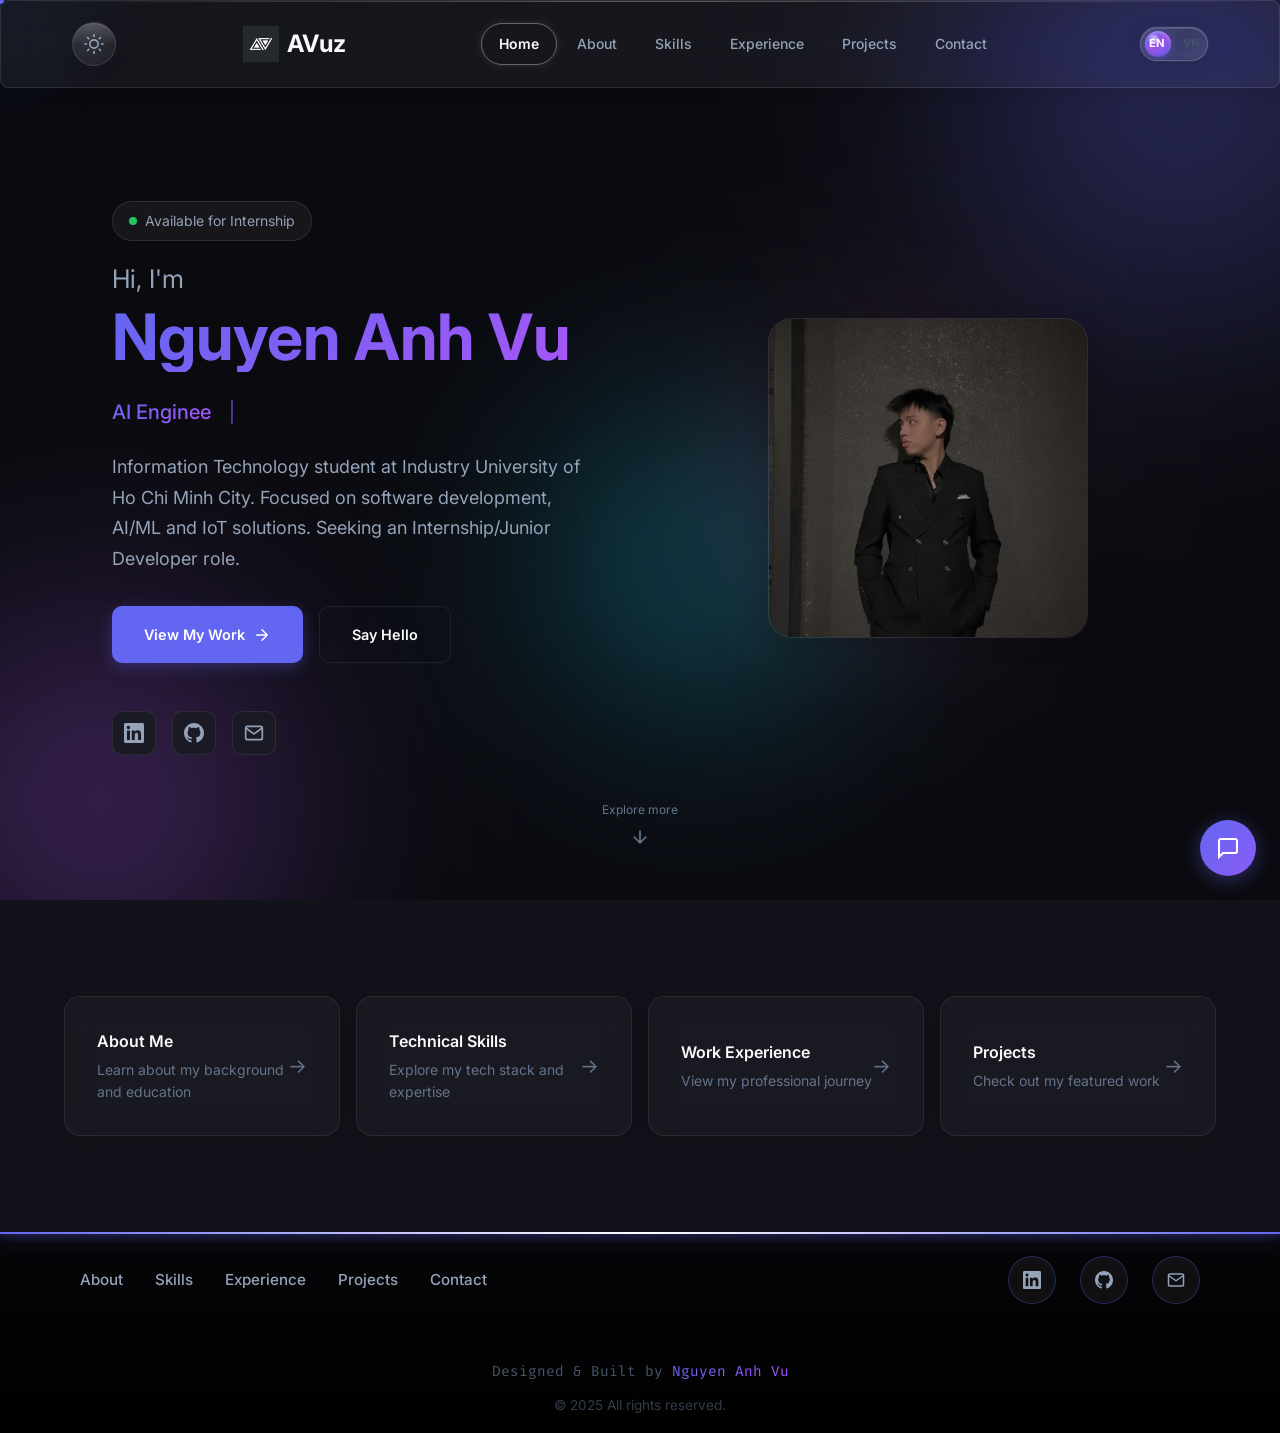
<file: index.html>
<!DOCTYPE html>
<html lang="en">

<head>
    <meta charset="UTF-8">
    <meta name="viewport" content="width=device-width, initial-scale=1.0">
    <title>Nguyen Anh Vu | Software Developer & AI Engineer</title>
    <meta name="description"
        content="Computer Science student focused on software development, AI/ML, IoT, and networking. Seeking internship opportunities.">

    <!-- Favicon -->
    <link rel="icon" type="image/png" href="images/logo.png">
    <link rel="apple-touch-icon" href="images/logo.png">

    <!-- Theme Color -->
    <meta name="theme-color" content="#0a0a0f">

    <!-- Open Graph / Social Media -->
    <meta property="og:type" content="website">
    <meta property="og:title" content="Nguyen Anh Vu | Software Developer & AI Engineer">
    <meta property="og:description"
        content="Computer Science student focused on software development, AI/ML, IoT, and networking.">
    <meta property="og:image" content="images/avatar.jpg">
    <meta property="og:url" content="https://avuz.netlify.app/">

    <!-- Twitter Card -->
    <meta name="twitter:card" content="summary_large_image">
    <meta name="twitter:title" content="Nguyen Anh Vu | Software Developer & AI Engineer">
    <meta name="twitter:description"
        content="Computer Science student focused on software development, AI/ML, IoT, and networking.">

    <!-- Fonts -->
    <link rel="preconnect" href="https://fonts.googleapis.com">
    <link rel="preconnect" href="https://fonts.gstatic.com" crossorigin>
    <link
        href="https://fonts.googleapis.com/css2?family=Inter:wght@300;400;500;600;700;800&family=Fira+Code:wght@400;500&display=swap"
        rel="stylesheet">

    <!-- Modular CSS -->
    <link rel="stylesheet" href="css/variables.css">
    <link rel="stylesheet" href="css/base.css">
    <link rel="stylesheet" href="css/components.css">
    <link rel="stylesheet" href="css/effects.css">
    <link rel="stylesheet" href="css/pages/home.css">
</head>

<body class="loading">
    <!-- Page Loader -->
    <div class="page-loader">
        <div class="loader-content">
            <div class="loader-spinner"></div>
            <span class="loader-text" data-i18n="loading">Loading...</span>
        </div>
    </div>

    <!-- Page Transition -->
    <div class="page-transition"></div>

    <!-- Cursor Effects -->
    <div class="cursor-glow" id="cursorGlow"></div>
    <div class="cursor-dot" id="cursorDot"></div>

    <!-- Animated Background with Parallax -->
    <div class="bg-animation">
        <div class="bg-orb bg-orb-1" data-parallax="0.3"></div>
        <div class="bg-orb bg-orb-2" data-parallax="0.5"></div>
        <div class="bg-orb bg-orb-3" data-parallax="0.2"></div>
        <div class="bg-orb bg-orb-4" data-parallax="0.4"></div>
    </div>

    <!-- Navigation -->
    <nav class="navbar glass" id="navbar">
        <div class="nav-container">
            <!-- Theme Toggle -->
            <button class="theme-toggle" id="themeToggle" aria-label="Toggle theme">
                <svg class="theme-icon-sun" xmlns="http://www.w3.org/2000/svg" width="20" height="20"
                    viewBox="0 0 24 24" fill="none" stroke="currentColor" stroke-width="2" stroke-linecap="round"
                    stroke-linejoin="round">
                    <circle cx="12" cy="12" r="5"></circle>
                    <line x1="12" y1="1" x2="12" y2="3"></line>
                    <line x1="12" y1="21" x2="12" y2="23"></line>
                    <line x1="4.22" y1="4.22" x2="5.64" y2="5.64"></line>
                    <line x1="18.36" y1="18.36" x2="19.78" y2="19.78"></line>
                    <line x1="1" y1="12" x2="3" y2="12"></line>
                    <line x1="21" y1="12" x2="23" y2="12"></line>
                    <line x1="4.22" y1="19.78" x2="5.64" y2="18.36"></line>
                    <line x1="18.36" y1="5.64" x2="19.78" y2="4.22"></line>
                </svg>
                <svg class="theme-icon-moon" style="display:none;" xmlns="http://www.w3.org/2000/svg" width="20"
                    height="20" viewBox="0 0 24 24" fill="none" stroke="currentColor" stroke-width="2"
                    stroke-linecap="round" stroke-linejoin="round">
                    <path d="M21 12.79A9 9 0 1 1 11.21 3 7 7 0 0 0 21 12.79z"></path>
                </svg>
            </button>

            <a href="index.html" class="nav-logo">
                <img src="images/logo.png" alt="AV Logo" onerror="this.src='https://placehold.co/40x40?text=AV'">
                <span class="logo-text">AVuz</span>
            </a>

            <div class="nav-menu glass-menu" id="navMenu">
                <a href="index.html" class="nav-link active" data-i18n="nav.home">Home</a>
                <a href="pages/about.html" class="nav-link" data-i18n="nav.about">About</a>
                <a href="pages/skills.html" class="nav-link" data-i18n="nav.skills">Skills</a>
                <a href="pages/experience.html" class="nav-link" data-i18n="nav.experience">Experience</a>
                <a href="pages/projects.html" class="nav-link" data-i18n="nav.projects">Projects</a>
                <a href="pages/contact.html" class="nav-link" data-i18n="nav.contact">Contact</a>
            </div>

            <div class="nav-controls">
                <!-- Language Switch -->
                <div class="lang-switch en" id="langSwitch">
                    <div class="lang-switch-thumb"></div>
                    <div class="lang-switch-labels">
                        <span>EN</span>
                        <span>VN</span>
                    </div>
                </div>
                <button class="nav-toggle" id="navToggle" aria-label="Toggle menu">
                    <span></span>
                    <span></span>
                    <span></span>
                </button>
            </div>
        </div>
    </nav>

    <!-- Hero Section with Parallax -->
    <section class="hero" id="heroSection">
        <div class="hero-container" data-parallax-content="0.1">
            <div>
                <div class="hero-badge animate-fade-in">
                    <span class="badge-dot"></span>
                    <span data-i18n="home.badge">Available for Internship</span>
                </div>
                <h1 class="hero-title animate-fade-in-up">
                    <span class="title-line" data-i18n="home.greeting">Hi, I'm</span>
                    <span class="title-name gradient-text-animated" data-i18n="home.name">Nguyen Anh Vu</span>
                </h1>
                <div class="hero-roles animate-fade-in-up delay-1">
                    <span class="typing-text" id="typingText"></span>
                    <span class="typing-cursor">|</span>
                </div>
                <p class="hero-description animate-fade-in-up delay-2" data-i18n="home.description">
                    Computer Science student at Industry University of Ho Chi Minh City.
                    Focused on software development, AI/ML, and IoT solutions.
                    Seeking an Internship/Junior Developer role.
                </p>
                <div class="hero-actions animate-fade-in-up delay-3">
                    <a href="pages/projects.html" class="btn btn-primary">
                        <span data-i18n="home.viewWork">View My Work</span>
                        <svg xmlns="http://www.w3.org/2000/svg" width="18" height="18" viewBox="0 0 24 24" fill="none"
                            stroke="currentColor" stroke-width="2" stroke-linecap="round" stroke-linejoin="round">
                            <path d="M5 12h14M12 5l7 7-7 7" />
                        </svg>
                    </a>
                    <a href="pages/contact.html" class="btn btn-secondary">
                        <span data-i18n="contact.sayHello">Get in Touch</span>
                    </a>
                </div>
                <div class="hero-social animate-fade-in-up delay-4">
                    <a href="https://www.linkedin.com/in/nguyễn-anh-vũ-28a605300" target="_blank" class="social-link"
                        aria-label="LinkedIn">
                        <svg xmlns="http://www.w3.org/2000/svg" width="20" height="20" viewBox="0 0 24 24"
                            fill="currentColor">
                            <path
                                d="M20.447 20.452h-3.554v-5.569c0-1.328-.027-3.037-1.852-3.037-1.853 0-2.136 1.445-2.136 2.939v5.667H9.351V9h3.414v1.561h.046c.477-.9 1.637-1.85 3.37-1.85 3.601 0 4.267 2.37 4.267 5.455v6.286zM5.337 7.433c-1.144 0-2.063-.926-2.063-2.065 0-1.138.92-2.063 2.063-2.063 1.14 0 2.064.925 2.064 2.063 0 1.139-.925 2.065-2.064 2.065zm1.782 13.019H3.555V9h3.564v11.452zM22.225 0H1.771C.792 0 0 .774 0 1.729v20.542C0 23.227.792 24 1.771 24h20.451C23.2 24 24 23.227 24 22.271V1.729C24 .774 23.2 0 22.222 0h.003z" />
                        </svg>
                    </a>
                    <a href="https://github.com/Anhvu1107" target="_blank" class="social-link" aria-label="GitHub">
                        <svg xmlns="http://www.w3.org/2000/svg" width="20" height="20" viewBox="0 0 24 24"
                            fill="currentColor">
                            <path
                                d="M12 0c-6.626 0-12 5.373-12 12 0 5.302 3.438 9.8 8.207 11.387.599.111.793-.261.793-.577v-2.234c-3.338.726-4.033-1.416-4.033-1.416-.546-1.387-1.333-1.756-1.333-1.756-1.089-.745.083-.729.083-.729 1.205.084 1.839 1.237 1.839 1.237 1.07 1.834 2.807 1.304 3.492.997.107-.775.418-1.305.762-1.604-2.665-.305-5.467-1.334-5.467-5.931 0-1.311.469-2.381 1.236-3.221-.124-.303-.535-1.524.117-3.176 0 0 1.008-.322 3.301 1.23.957-.266 1.983-.399 3.003-.404 1.02.005 2.047.138 3.006.404 2.291-1.552 3.297-1.23 3.297-1.23.653 1.653.242 2.874.118 3.176.77.84 1.235 1.911 1.235 3.221 0 4.609-2.807 5.624-5.479 5.921.43.372.823 1.102.823 2.222v3.293c0 .319.192.694.801.576 4.765-1.589 8.199-6.086 8.199-11.386 0-6.627-5.373-12-12-12z" />
                        </svg>
                    </a>
                    <a href="mailto:anhvu.nguyen1107@gmail.com" class="social-link" aria-label="Email">
                        <svg xmlns="http://www.w3.org/2000/svg" width="20" height="20" viewBox="0 0 24 24" fill="none"
                            stroke="currentColor" stroke-width="2" stroke-linecap="round" stroke-linejoin="round">
                            <path d="M4 4h16c1.1 0 2 .9 2 2v12c0 1.1-.9 2-2 2H4c-1.1 0-2-.9-2-2V6c0-1.1.9-2 2-2z">
                            </path>
                            <polyline points="22,6 12,13 2,6"></polyline>
                        </svg>
                    </a>
                </div>
            </div>
            <div class="hero-visual animate-fade-in delay-2">
                <div class="avatar-container">
                    <img src="images/avatar.jpg" alt="Nguyen Anh Vu"
                        onerror="this.src='https://placehold.co/320x320?text=AV'">
                </div>
            </div>
        </div>
        <div class="scroll-indicator">
            <span data-i18n="home.explore">Explore more</span>
            <div class="scroll-arrow">
                <svg xmlns="http://www.w3.org/2000/svg" width="20" height="20" viewBox="0 0 24 24" fill="none"
                    stroke="currentColor" stroke-width="2" stroke-linecap="round" stroke-linejoin="round">
                    <path d="M12 5v14M19 12l-7 7-7-7" />
                </svg>
            </div>
        </div>
    </section>

    <!-- Quick Links Section -->
    <section class="quick-links">
        <div class="container">
            <div class="links-grid">
                <a href="pages/about.html" class="link-card">
                    <div class="link-content">
                        <h3 data-i18n="home.aboutMe">About Me</h3>
                        <p data-i18n="home.aboutDesc">Learn about my background and education</p>
                    </div>
                    <span class="link-arrow">→</span>
                </a>

                <a href="pages/skills.html" class="link-card">
                    <div class="link-content">
                        <h3 data-i18n="home.techSkills">Technical Skills</h3>
                        <p data-i18n="home.techDesc">Explore my tech stack and expertise</p>
                    </div>
                    <span class="link-arrow">→</span>
                </a>

                <a href="pages/experience.html" class="link-card">
                    <div class="link-content">
                        <h3 data-i18n="home.workExp">Work Experience</h3>
                        <p data-i18n="home.workDesc">View my professional journey</p>
                    </div>
                    <span class="link-arrow">→</span>
                </a>

                <a href="pages/projects.html" class="link-card">
                    <div class="link-content">
                        <h3 data-i18n="home.projects">Projects</h3>
                        <p data-i18n="home.projectsDesc">Check out my featured work</p>
                    </div>
                    <span class="link-arrow">→</span>
                </a>
            </div>
        </div>
    </section>

    <!-- Footer -->
    <footer class="footer">
        <div class="container">
            <div class="footer-content">
                <div class="footer-nav">
                    <a href="pages/about.html" class="footer-link" data-i18n="nav.about">About</a>
                    <a href="pages/skills.html" class="footer-link" data-i18n="nav.skills">Skills</a>
                    <a href="pages/experience.html" class="footer-link" data-i18n="nav.experience">Experience</a>
                    <a href="pages/projects.html" class="footer-link" data-i18n="nav.projects">Projects</a>
                    <a href="pages/contact.html" class="footer-link" data-i18n="nav.contact">Contact</a>
                </div>
                <div class="footer-social">
                    <a href="https://www.linkedin.com/in/nguyễn-anh-vũ-28a605300" target="_blank" aria-label="LinkedIn">
                        <svg xmlns="http://www.w3.org/2000/svg" width="18" height="18" viewBox="0 0 24 24"
                            fill="currentColor">
                            <path
                                d="M20.447 20.452h-3.554v-5.569c0-1.328-.027-3.037-1.852-3.037-1.853 0-2.136 1.445-2.136 2.939v5.667H9.351V9h3.414v1.561h.046c.477-.9 1.637-1.85 3.37-1.85 3.601 0 4.267 2.37 4.267 5.455v6.286zM5.337 7.433c-1.144 0-2.063-.926-2.063-2.065 0-1.138.92-2.063 2.063-2.063 1.14 0 2.064.925 2.064 2.063 0 1.139-.925 2.065-2.064 2.065zm1.782 13.019H3.555V9h3.564v11.452zM22.225 0H1.771C.792 0 0 .774 0 1.729v20.542C0 23.227.792 24 1.771 24h20.451C23.2 24 24 23.227 24 22.271V1.729C24 .774 23.2 0 22.222 0h.003z" />
                        </svg>
                    </a>
                    <a href="https://github.com/Anhvu1107" target="_blank" aria-label="GitHub">
                        <svg xmlns="http://www.w3.org/2000/svg" width="18" height="18" viewBox="0 0 24 24"
                            fill="currentColor">
                            <path
                                d="M12 0c-6.626 0-12 5.373-12 12 0 5.302 3.438 9.8 8.207 11.387.599.111.793-.261.793-.577v-2.234c-3.338.726-4.033-1.416-4.033-1.416-.546-1.387-1.333-1.756-1.333-1.756-1.089-.745.083-.729.083-.729 1.205.084 1.839 1.237 1.839 1.237 1.07 1.834 2.807 1.304 3.492.997.107-.775.418-1.305.762-1.604-2.665-.305-5.467-1.334-5.467-5.931 0-1.311.469-2.381 1.236-3.221-.124-.303-.535-1.524.117-3.176 0 0 1.008-.322 3.301 1.23.957-.266 1.983-.399 3.003-.404 1.02.005 2.047.138 3.006.404 2.291-1.552 3.297-1.23 3.297-1.23.653 1.653.242 2.874.118 3.176.77.84 1.235 1.911 1.235 3.221 0 4.609-2.807 5.624-5.479 5.921.43.372.823 1.102.823 2.222v3.293c0 .319.192.694.801.576 4.765-1.589 8.199-6.086 8.199-11.386 0-6.627-5.373-12-12-12z" />
                        </svg>
                    </a>
                    <a href="mailto:anhvu.nguyen1107@gmail.com" aria-label="Email">
                        <svg xmlns="http://www.w3.org/2000/svg" width="18" height="18" viewBox="0 0 24 24" fill="none"
                            stroke="currentColor" stroke-width="2" stroke-linecap="round" stroke-linejoin="round">
                            <path d="M4 4h16c1.1 0 2 .9 2 2v12c0 1.1-.9 2-2 2H4c-1.1 0-2-.9-2-2V6c0-1.1.9-2 2-2z">
                            </path>
                            <polyline points="22,6 12,13 2,6"></polyline>
                        </svg>
                    </a>
                </div>
                <p class="footer-text"><span data-i18n="footer.designedBy">Designed & Built by</span> <span
                        class="gradient-text">Nguyen Anh Vu</span></p>
                <p class="footer-copyright">© 2025 <span data-i18n="footer.rights">All rights reserved.</span></p>
            </div>
        </div>
    </footer>

    <script src="js/i18n.js"></script>
    <script src="js/app.js"></script>
    <script src="js/chatbot.js"></script>
</body>

</html>
</file>
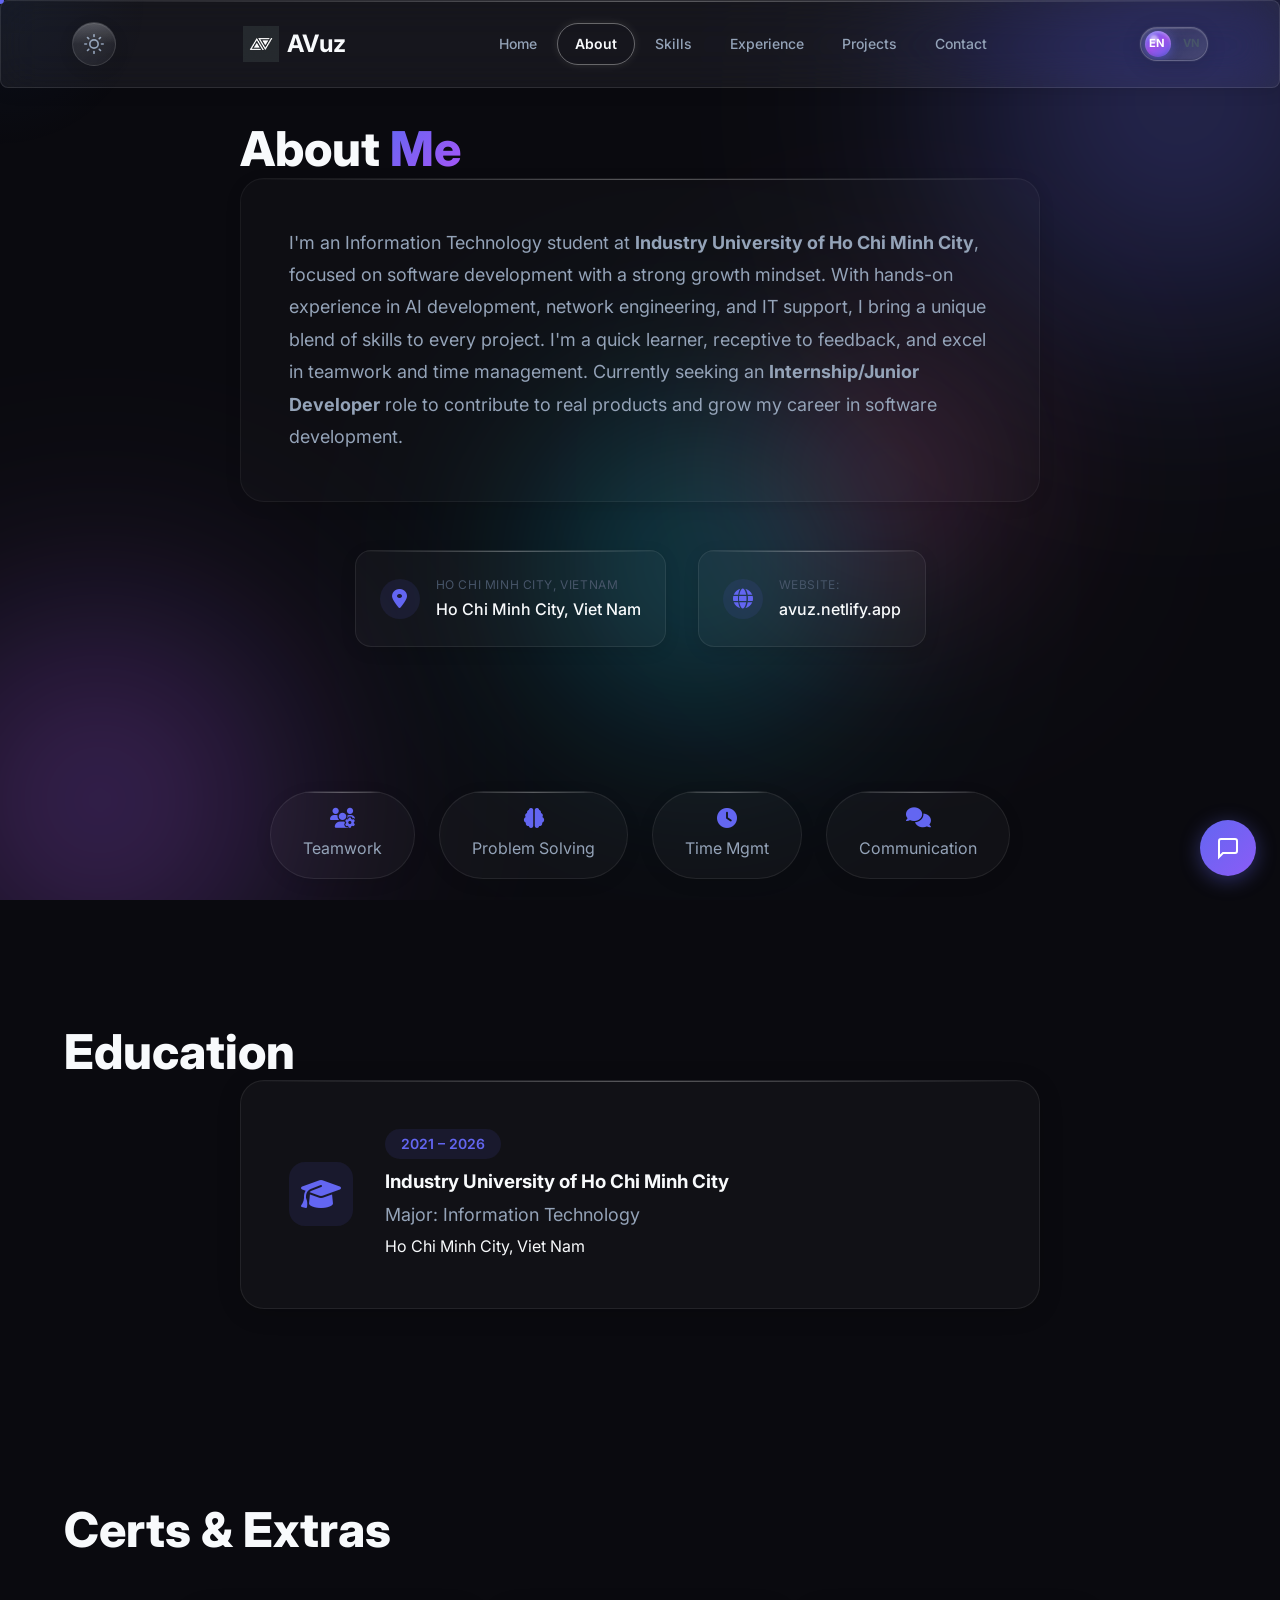
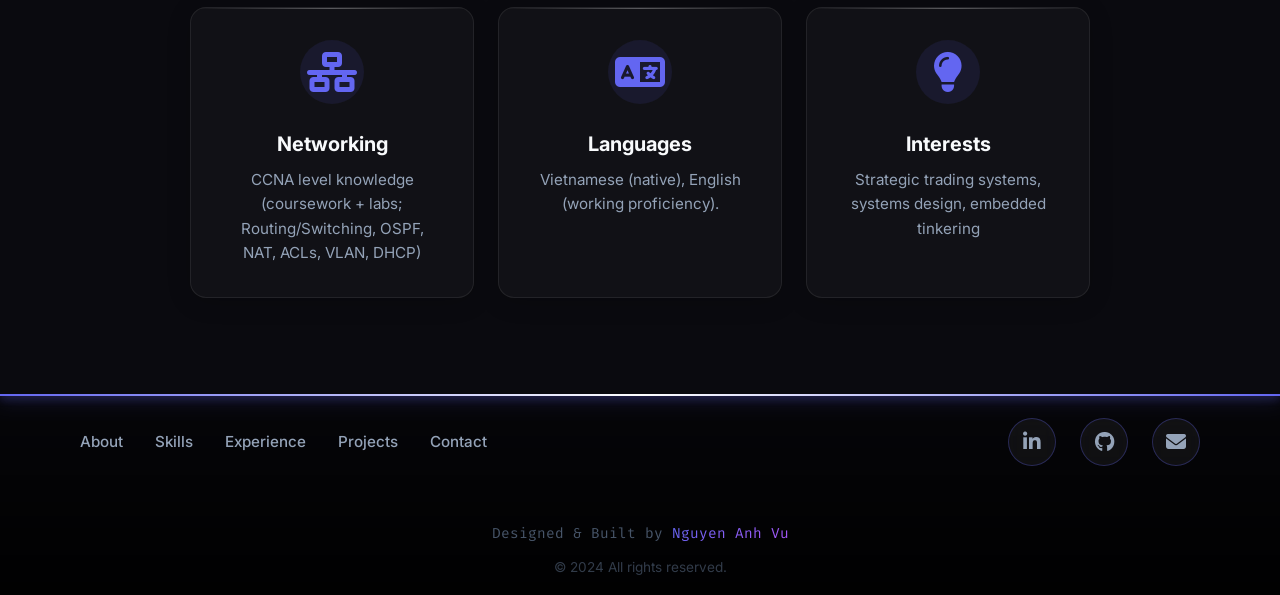
<file: pages/about.html>
<!DOCTYPE html>
<html lang="en">

<head>
    <meta charset="UTF-8">
    <meta name="viewport" content="width=device-width, initial-scale=1.0">
    <title>About Me | Nguyen Anh Vu</title>
    <link rel="icon" type="image/png" href="../images/logo.png">
    <meta name="description"
        content="Learn more about Nguyen Anh Vu, a Computer Science student passionate about software development and AI.">
    <link rel="preconnect" href="https://fonts.googleapis.com">
    <link rel="preconnect" href="https://fonts.gstatic.com" crossorigin>
    <link
        href="https://fonts.googleapis.com/css2?family=Inter:wght@300;400;500;600;700;800&family=Fira+Code:wght@400;500&display=swap"
        rel="stylesheet">
    <link rel="stylesheet" href="https://cdnjs.cloudflare.com/ajax/libs/font-awesome/6.4.0/css/all.min.css">

    <link rel="stylesheet" href="../css/variables.css">
    <link rel="stylesheet" href="../css/base.css">
    <link rel="stylesheet" href="../css/components.css">
    <link rel="stylesheet" href="../css/effects.css">
    <link rel="stylesheet" href="../css/pages/about.css">
</head>

<body class="loading">
    <!-- Page Loader -->
    <div class="page-loader">
        <div class="loader-content">
            <div class="loader-spinner"></div>
            <span class="loader-text">Loading...</span>
        </div>
    </div>
    <div class="page-transition"></div>
    <div class="cursor-glow" id="cursorGlow"></div>
    <div class="cursor-dot" id="cursorDot"></div>
    <div class="bg-animation">
        <div class="bg-orb bg-orb-1" data-parallax="0.3"></div>
        <div class="bg-orb bg-orb-2" data-parallax="0.5"></div>
        <div class="bg-orb bg-orb-3" data-parallax="0.2"></div>
        <div class="bg-orb bg-orb-4" data-parallax="0.4"></div>
    </div>

    <!-- Navigation -->
    <nav class="navbar glass" id="navbar">
        <div class="nav-container">
            <!-- Theme Toggle -->
            <button class="theme-toggle" id="themeToggle" aria-label="Toggle theme">
                <svg class="theme-icon-sun" xmlns="http://www.w3.org/2000/svg" width="20" height="20"
                    viewBox="0 0 24 24" fill="none" stroke="currentColor" stroke-width="2" stroke-linecap="round"
                    stroke-linejoin="round">
                    <circle cx="12" cy="12" r="5"></circle>
                    <line x1="12" y1="1" x2="12" y2="3"></line>
                    <line x1="12" y1="21" x2="12" y2="23"></line>
                    <line x1="4.22" y1="4.22" x2="5.64" y2="5.64"></line>
                    <line x1="18.36" y1="18.36" x2="19.78" y2="19.78"></line>
                    <line x1="1" y1="12" x2="3" y2="12"></line>
                    <line x1="21" y1="12" x2="23" y2="12"></line>
                    <line x1="4.22" y1="19.78" x2="5.64" y2="18.36"></line>
                    <line x1="18.36" y1="5.64" x2="19.78" y2="4.22"></line>
                </svg>
                <svg class="theme-icon-moon" style="display:none;" xmlns="http://www.w3.org/2000/svg" width="20"
                    height="20" viewBox="0 0 24 24" fill="none" stroke="currentColor" stroke-width="2"
                    stroke-linecap="round" stroke-linejoin="round">
                    <path d="M21 12.79A9 9 0 1 1 11.21 3 7 7 0 0 0 21 12.79z"></path>
                </svg>
            </button>

            <a href="../index.html" class="nav-logo">
                <img src="../images/logo.png" alt="AV Logo" onerror="this.src='https://placehold.co/40x40?text=AV'">
                <span class="logo-text">AVuz</span>
            </a>

            <div class="nav-menu glass-menu" id="navMenu">
                <a href="../index.html" class="nav-link" data-i18n="nav.home">Home</a>
                <a href="about.html" class="nav-link active" data-i18n="nav.about">About</a>
                <a href="skills.html" class="nav-link" data-i18n="nav.skills">Skills</a>
                <a href="experience.html" class="nav-link" data-i18n="nav.experience">Experience</a>
                <a href="projects.html" class="nav-link" data-i18n="nav.projects">Projects</a>
                <a href="contact.html" class="nav-link" data-i18n="nav.contact">Contact</a>
            </div>

            <div class="nav-controls">
                <!-- Language Switch -->
                <div class="lang-switch en" id="langSwitch">
                    <div class="lang-switch-thumb"></div>
                    <div class="lang-switch-labels">
                        <span>EN</span>
                        <span>VN</span>
                    </div>
                </div>
                <button class="nav-toggle" id="navToggle" aria-label="Toggle menu">
                    <span></span>
                    <span></span>
                    <span></span>
                </button>
            </div>
        </div>
    </nav>

    <main class="page-content">
        <section class="about-hero">
            <div class="container">
                <div class="about-content centered-content">
                    <div class="about-info">
                        <h1 class="section-title text-center"><span data-i18n="about.title">About</span> <span
                                class="gradient-text" data-i18n="about.titleHighlight">Me</span></h1>
                        <div class="about-description-container glass">
                            <p class="about-description text-center">
                                <span data-i18n="about.intro1">Computer Science student focused on software development
                                    with
                                    a strong growth mindset.</span>
                                <span data-i18n="about.intro2">Completed coursework and personal projects; quick
                                    learner,
                                    receptive to feedback; strong teamwork and time management.</span>
                                <span data-i18n="about.intro3">Seeking an Internship/Junior Developer role to contribute
                                    to
                                    real products and grow long-term.</span>
                            </p>
                        </div>

                        <div class="personal-details-grid">
                            <div class="detail-card glass">
                                <span class="detail-icon"><i class="fas fa-map-marker-alt"></i></span>
                                <div>
                                    <span class="detail-label" data-i18n="contact.location">Location:</span>
                                    <span class="detail-value" data-i18n="about.location">Ho Chi Minh City, Viet
                                        Nam</span>
                                </div>
                            </div>
                            <div class="detail-card glass">
                                <span class="detail-icon"><i class="fas fa-globe"></i></span>
                                <div>
                                    <span class="detail-label">Website:</span>
                            <a href="https://avuz.netlify.app/" target="_blank"
                                class="detail-value">avuz.netlify.app</a>
                                </div>
                            </div>
                        </div>
                    </div>
                </div>
            </div>
        </section>

        <section class="soft-skills-section">
            <div class="container">
                <div class="soft-skills-grid">
                    <div class="soft-skill-item glass">
                        <i class="fas fa-users-cog"></i>
                        <span data-i18n="about.teamwork">Teamwork</span>
                    </div>
                    <div class="soft-skill-item glass">
                        <i class="fas fa-brain"></i>
                        <span data-i18n="about.problemSolving">Problem Solving</span>
                    </div>
                    <div class="soft-skill-item glass">
                        <i class="fas fa-clock"></i>
                        <span data-i18n="about.timeManagement">Time Mgmt</span>
                    </div>
                    <div class="soft-skill-item glass">
                        <i class="fas fa-comments"></i>
                        <span data-i18n="about.communication">Comm</span>
                    </div>
                </div>
            </div>
        </section>

        <section class="education-section">
            <div class="container">
                <h2 class="section-title text-center" data-i18n="about.education">Education</h2>
                <div class="education-timeline">
                    <div class="education-card glass">
                        <div class="education-icon">
                            <i class="fas fa-graduation-cap" style="font-size: 2rem;"></i>
                        </div>
                        <div class="edu-content">
                            <div class="edu-year">2021 – 2026</div>
                            <h3 class="edu-school" data-i18n="about.universityName">Industry University of Ho Chi Minh
                                City</h3>
                            <p class="edu-degree" data-i18n="about.major">Major: Information Technology</p>
                            <p class="edu-location" data-i18n="about.location">Go Vap, Ho Chi Minh</p>
                        </div>
                    </div>
                </div>
            </div>
        </section>

        <section class="certs-section">
            <div class="container">
                <h2 class="section-title text-center" data-i18n="about.certs">Certs & Extras</h2>
                <div class="certs-grid">
                    <!-- Networking -->
                    <div class="cert-card glass">
                        <div class="cert-icon"><i class="fas fa-network-wired"></i></div>
                        <div class="cert-content">
                            <h4 class="cert-name" data-i18n="about.networking">Networking</h4>
                            <p class="cert-desc" data-i18n="about.networkingDesc">CCNA level knowledge (coursework +
                                labs;
                                Routing/Switching, OSPF, NAT, ACLs, VLAN, DHCP).</p>
                        </div>
                    </div>
                    <!-- Languages -->
                    <div class="cert-card glass">
                        <div class="cert-icon"><i class="fas fa-language"></i></div>
                        <div class="cert-content">
                            <h4 class="cert-name" data-i18n="about.languages">Languages</h4>
                            <p class="cert-desc">
                                <span data-i18n="about.vietnamese">Vietnamese</span> (<span
                                    data-i18n="about.native">native</span>),
                                <span data-i18n="about.english">English</span> (<span data-i18n="about.working">working
                                    proficiency</span>).
                            </p>
                        </div>
                    </div>
                    <!-- Interests -->
                    <div class="cert-card glass">
                        <div class="cert-icon"><i class="fas fa-lightbulb"></i></div>
                        <div class="cert-content">
                            <h4 class="cert-name" data-i18n="about.interests">Interests</h4>
                            <p class="cert-desc" data-i18n="about.interestsDesc">Strategic trading systems, systems
                                design,
                                embedded tinkering.</p>
                        </div>
                    </div>
                </div>
            </div>
        </section>
    </main>

    <footer class="footer">
        <div class="container">
            <div class="footer-content">
                <div class="footer-nav">
                    <a href="about.html" class="footer-link" data-i18n="nav.about">About</a>
                    <a href="skills.html" class="footer-link" data-i18n="nav.skills">Skills</a>
                    <a href="experience.html" class="footer-link" data-i18n="nav.experience">Experience</a>
                    <a href="projects.html" class="footer-link" data-i18n="nav.projects">Projects</a>
                    <a href="contact.html" class="footer-link" data-i18n="nav.contact">Contact</a>
                </div>
                <div class="footer-social">
                    <a href="https://www.linkedin.com/in/nguyễn-anh-vũ-28a605300" target="_blank" aria-label="LinkedIn">
                        <i class="fab fa-linkedin-in"></i>
                    </a>
                    <a href="https://github.com/Anhvu1107" target="_blank" aria-label="GitHub">
                        <i class="fab fa-github"></i>
                    </a>
                    <a href="mailto:anhvu.nguyen1107@gmail.com" aria-label="Email">
                        <i class="fas fa-envelope"></i>
                    </a>
                </div>
                <div class="footer-text">
                    <span data-i18n="footer.designedBy">Designed & Built by</span> <span class="gradient-text">Nguyen
                        Anh Vu</span>
                </div>
                <div class="footer-copyright">
                    © 2024 <span data-i18n="footer.rights">All rights reserved.</span>
                </div>
            </div>
        </div>
    </footer>

    <script src="../js/i18n.js"></script>
    <script src="../js/app.js"></script>
    <script src="../js/chatbot.js"></script>
</body>

</html>
</file>
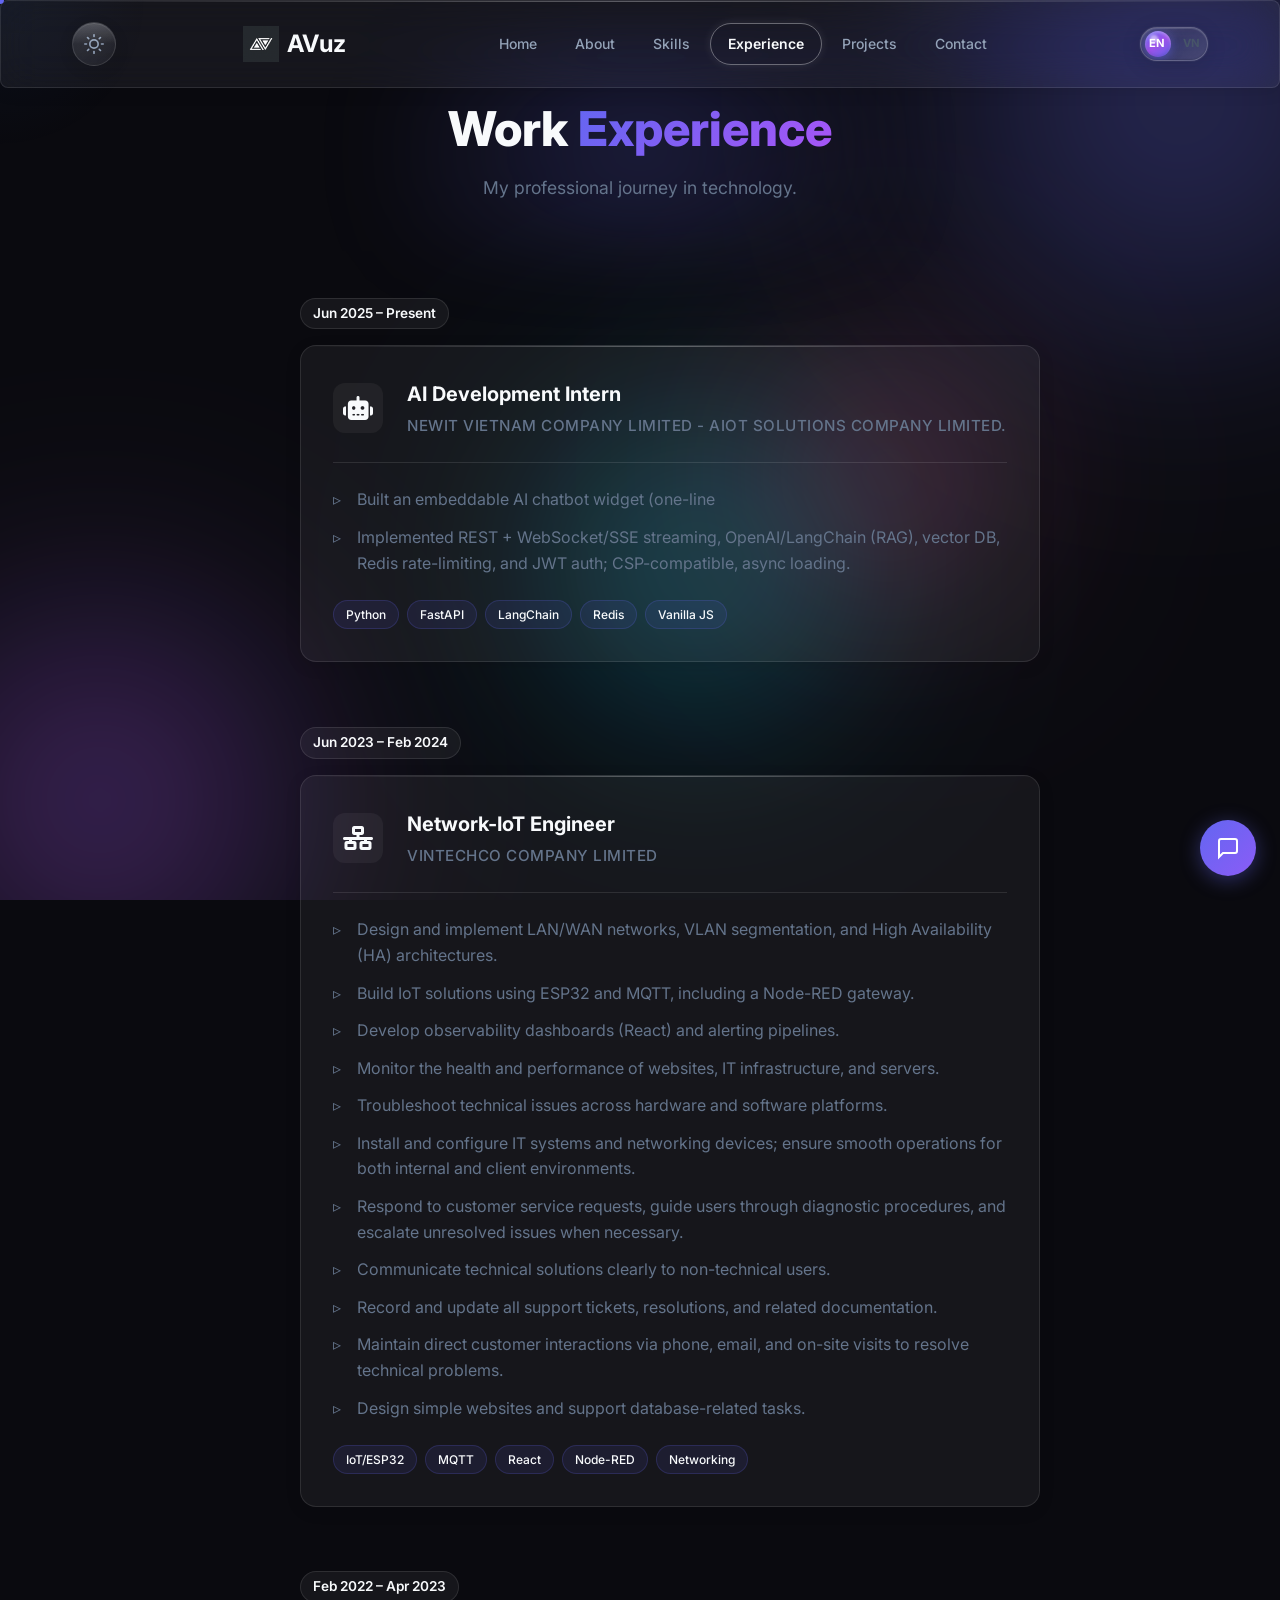
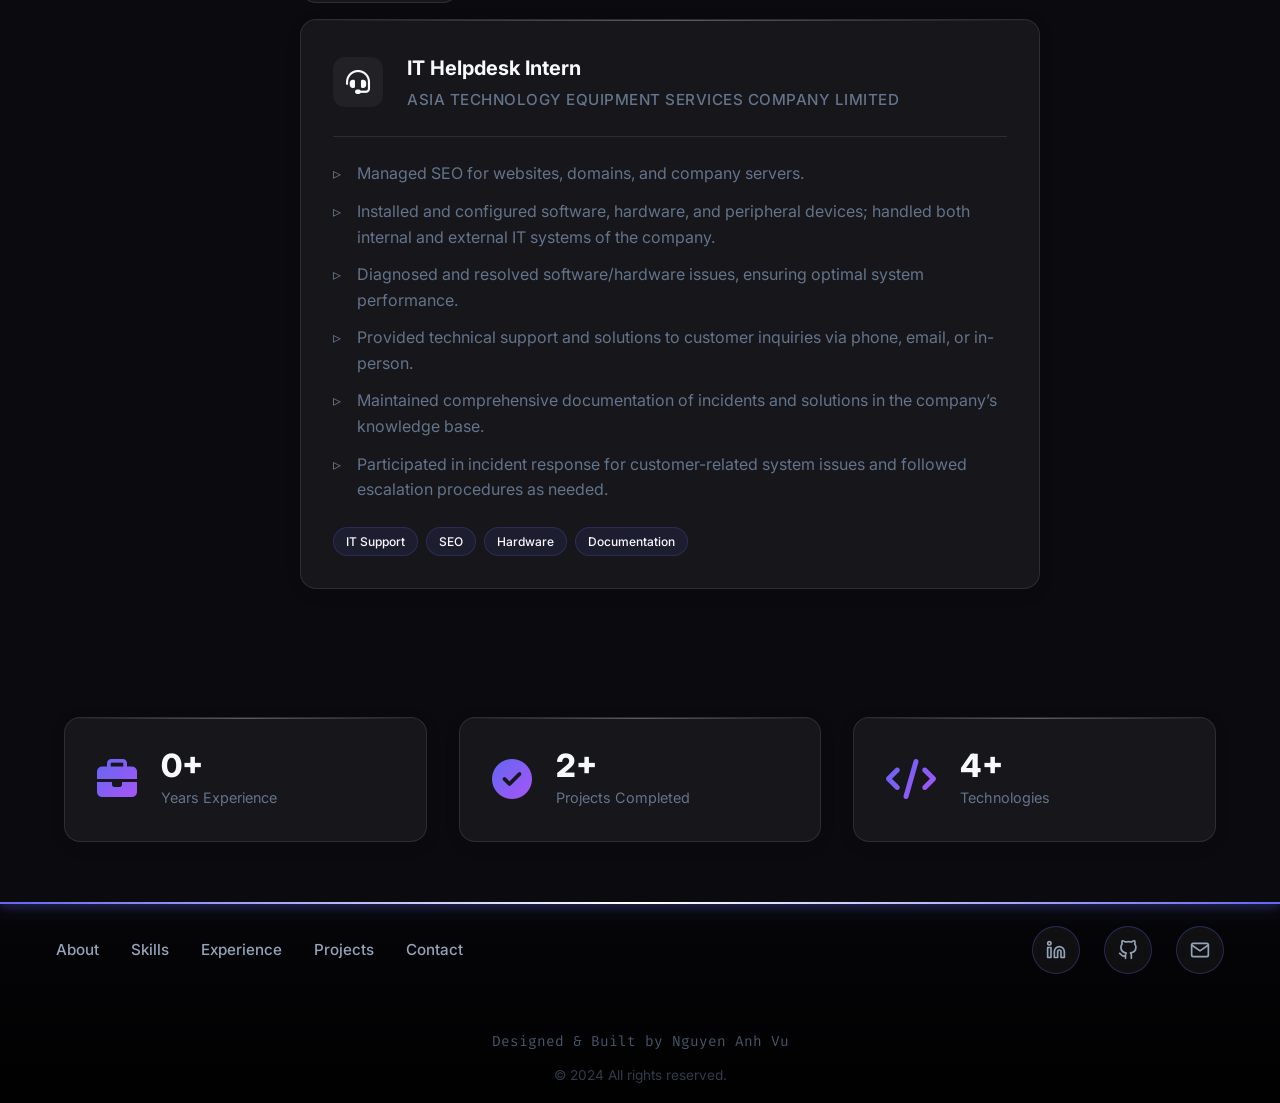
<file: pages/experience.html>
<!DOCTYPE html>
<html lang="en">

<head>
    <meta charset="UTF-8">
    <meta name="viewport" content="width=device-width, initial-scale=1.0">
    <title>Experience | Nguyen Anh Vu</title>
    <link rel="icon" type="image/png" href="../images/logo.png">
    <meta name="description" content="Professional work experience of Nguyen Anh Vu.">
    <link rel="preconnect" href="https://fonts.googleapis.com">
    <link rel="preconnect" href="https://fonts.gstatic.com" crossorigin>
    <link
        href="https://fonts.googleapis.com/css2?family=Inter:wght@300;400;500;600;700;800&family=Fira+Code:wght@400;500&display=swap"
        rel="stylesheet">
    <link rel="stylesheet" href="https://cdnjs.cloudflare.com/ajax/libs/font-awesome/6.4.0/css/all.min.css">

    <link rel="stylesheet" href="../css/variables.css">
    <link rel="stylesheet" href="../css/base.css">
    <link rel="stylesheet" href="../css/components.css">
    <link rel="stylesheet" href="../css/effects.css">
    <link rel="stylesheet" href="../css/pages/experience.css">
</head>

<body class="loading">
    <!-- Page Loader -->
    <div class="page-loader">
        <div class="loader-content">
            <div class="loader-spinner"></div>
            <span class="loader-text">Loading...</span>
        </div>
    </div>
    <div class="page-transition"></div>
    <div class="cursor-glow" id="cursorGlow"></div>
    <div class="cursor-dot" id="cursorDot"></div>
    <div class="bg-animation">
        <div class="bg-orb bg-orb-1" data-parallax="0.3"></div>
        <div class="bg-orb bg-orb-2" data-parallax="0.5"></div>
        <div class="bg-orb bg-orb-3" data-parallax="0.2"></div>
        <div class="bg-orb bg-orb-4" data-parallax="0.4"></div>
    </div>

    <!-- Navigation -->
    <nav class="navbar glass" id="navbar">
        <div class="nav-container">
            <!-- Theme Toggle -->
            <button class="theme-toggle" id="themeToggle" aria-label="Toggle theme">
                <svg class="theme-icon-sun" xmlns="http://www.w3.org/2000/svg" width="20" height="20"
                    viewBox="0 0 24 24" fill="none" stroke="currentColor" stroke-width="2" stroke-linecap="round"
                    stroke-linejoin="round">
                    <circle cx="12" cy="12" r="5"></circle>
                    <line x1="12" y1="1" x2="12" y2="3"></line>
                    <line x1="12" y1="21" x2="12" y2="23"></line>
                    <line x1="4.22" y1="4.22" x2="5.64" y2="5.64"></line>
                    <line x1="18.36" y1="18.36" x2="19.78" y2="19.78"></line>
                    <line x1="1" y1="12" x2="3" y2="12"></line>
                    <line x1="21" y1="12" x2="23" y2="12"></line>
                    <line x1="4.22" y1="19.78" x2="5.64" y2="18.36"></line>
                    <line x1="18.36" y1="5.64" x2="19.78" y2="4.22"></line>
                </svg>
                <svg class="theme-icon-moon" style="display:none;" xmlns="http://www.w3.org/2000/svg" width="20"
                    height="20" viewBox="0 0 24 24" fill="none" stroke="currentColor" stroke-width="2"
                    stroke-linecap="round" stroke-linejoin="round">
                    <path d="M21 12.79A9 9 0 1 1 11.21 3 7 7 0 0 0 21 12.79z"></path>
                </svg>
            </button>

            <a href="../index.html" class="nav-logo">
                <img src="../images/logo.png" alt="AV Logo" onerror="this.src='https://placehold.co/40x40?text=AV'">
                <span class="logo-text">AVuz</span>
            </a>

            <div class="nav-menu glass-menu" id="navMenu">
                <a href="../index.html" class="nav-link" data-i18n="nav.home">Home</a>
                <a href="about.html" class="nav-link" data-i18n="nav.about">About</a>
                <a href="skills.html" class="nav-link" data-i18n="nav.skills">Skills</a>
                <a href="experience.html" class="nav-link active" data-i18n="nav.experience">Experience</a>
                <a href="projects.html" class="nav-link" data-i18n="nav.projects">Projects</a>
                <a href="contact.html" class="nav-link" data-i18n="nav.contact">Contact</a>
            </div>

            <div class="nav-controls">
                <!-- Language Switch -->
                <div class="lang-switch en" id="langSwitch">
                    <div class="lang-switch-thumb"></div>
                    <div class="lang-switch-labels">
                        <span>EN</span>
                        <span>VN</span>
                    </div>
                </div>
                <button class="nav-toggle" id="navToggle" aria-label="Toggle menu">
                    <span></span>
                    <span></span>
                    <span></span>
                </button>
            </div>
        </div>
    </nav>

    <main class="page-content">
        <!-- Hero Section -->
        <section class="experience-hero">
            <div class="hero-bg-glow"></div>
            <div class="container">
                <h1 class="page-title animate-fade-in-up">
                    <span data-i18n="exp.title">Work</span>
                    <span class="gradient-text" data-i18n="exp.titleHighlight">Experience</span>
                </h1>
                <p class="page-subtitle animate-fade-in-up delay-1" data-i18n="exp.subtitle">My professional journey and
                    career milestones.</p>
            </div>
        </section>

        <!-- Timeline Section -->
        <section class="timeline-section">
            <div class="container">
                <div class="timeline">
                    <!-- Vertical Line (CSS generated) -->

                    <!-- Job 1: NEWIT (Present) -->
                    <div class="timeline-item animate-on-scroll">
                        <div class="timeline-dot"></div>
                        <div class="timeline-date" data-i18n="exp.duration1">Jun 2024 – Present</div>
                        <div class="timeline-content glass hover-glow">
                            <div class="content-header">
                                <div class="company-logo">
                                    <i class="fas fa-robot"></i>
                                </div>
                                <div class="header-info">
                                    <h3 class="role" data-i18n="exp.role1">AI Development Intern</h3>
                                    <h4 class="company" data-i18n="experience.job3.company">NEWIT VIETNAM</h4>
                                </div>
                            </div>
                            <div class="content-body">
                                <ul class="job-description">
                                    <li data-i18n="exp.desc1_1">Built an embeddable AI chatbot widget used across
                                        multiple websites.</li>
                                    <li data-i18n="exp.desc1_2">Implemented RAG with OpenAI/LangChain, vector DBs, and
                                        secure internal APIs.</li>
                                </ul>
                                <div class="tech-tags">
                                    <span>Python</span>
                                    <span>FastAPI</span>
                                    <span>LangChain</span>
                                    <span>Redis</span>
                                    <span>Vanilla JS</span>
                                </div>
                            </div>
                        </div>
                    </div>

                    <!-- Job 2: VINTECHCO -->
                    <div class="timeline-item animate-on-scroll">
                        <div class="timeline-dot"></div>
                        <div class="timeline-date" data-i18n="exp.duration2">Jun 2023 – Feb 2024</div>
                        <div class="timeline-content glass hover-glow">
                            <div class="content-header">
                                <div class="company-logo">
                                    <i class="fas fa-network-wired"></i>
                                </div>
                                <div class="header-info">
                                    <h3 class="role" data-i18n="exp.role2">Network-IoT Engineer</h3>
                                    <h4 class="company" data-i18n="experience.job2.company">VINTECHCO</h4>
                                </div>
                            </div>
                            <div class="content-body">
                                <ul class="job-description">
                                    <li data-i18n="exp.desc2_1">Designed LAN/WAN networks and HA architectures.</li>
                                    <li data-i18n="exp.desc2_2">Built IoT solutions using ESP32, MQTT, and Node-RED.
                                    </li>
                                    <li data-i18n="exp.desc2_3">Developed React dashboards for system observability.
                                    </li>
                                    <li data-i18n="exp.desc2_4">Monitor the health and performance of websites, IT
                                        infrastructure, and servers.</li>
                                    <li data-i18n="exp.desc2_5">Troubleshoot technical issues across hardware and
                                        software platforms.</li>
                                    <li data-i18n="exp.desc2_6">Configured IT systems and resolved hardware/software
                                        issues.</li>
                                    <li data-i18n="exp.desc2_7">Respond to customer service requests, guide users
                                        through diagnostic procedures, and escalate unresolved issues when necessary.
                                    </li>
                                    <li data-i18n="exp.desc2_8">Communicate technical solutions clearly to non-technical
                                        users.</li>
                                    <li data-i18n="exp.desc2_9">Record and update all support tickets, resolutions, and
                                        related documentation.</li>
                                    <li data-i18n="exp.desc2_10">Maintain direct customer interactions via phone, email,
                                        and on-site visits to resolve technical problems.</li>
                                    <li data-i18n="exp.desc2_11">Design simple websites and support database-related
                                        tasks.</li>
                                </ul>
                                <div class="tech-tags">
                                    <span>IoT/ESP32</span>
                                    <span>MQTT</span>
                                    <span>React</span>
                                    <span>Node-RED</span>
                                    <span>Networking</span>
                                </div>
                            </div>
                        </div>
                    </div>

                    <!-- Job 3: ASIA TECHNOLOGY -->
                    <div class="timeline-item animate-on-scroll">
                        <div class="timeline-dot"></div>
                        <div class="timeline-date" data-i18n="exp.duration3">Feb 2022 – Apr 2023</div>
                        <div class="timeline-content glass hover-glow">
                            <div class="content-header">
                                <div class="company-logo">
                                    <i class="fas fa-headset"></i>
                                </div>
                                <div class="header-info">
                                    <h3 class="role" data-i18n="exp.role3">IT Helpdesk Intern</h3>
                                    <h4 class="company" data-i18n="experience.job1.company">ASIA TECHNOLOGY</h4>
                                </div>
                            </div>
                            <div class="content-body">
                                <ul class="job-description">
                                    <li data-i18n="exp.desc3_1">Managed SEO for websites and company servers.</li>
                                    <li data-i18n="exp.desc3_2">Installed and configured hardware/software for internal
                                        systems.</li>
                                    <li data-i18n="exp.desc3_3">Provided technical support and troubleshooting.</li>
                                    <li data-i18n="exp.desc3_4">Provided technical support and solutions to customer
                                        inquiries via phone, email, or in-person.</li>
                                    <li data-i18n="exp.desc3_5">Maintained comprehensive documentation of incidents and
                                        solutions in the company’s knowledge base.</li>
                                    <li data-i18n="exp.desc3_6">Participated in incident response for customer-related
                                        system issues and followed escalation procedures as needed.</li>
                                </ul>
                                <div class="tech-tags">
                                    <span>IT Support</span>
                                    <span>SEO</span>
                                    <span>Hardware</span>
                                    <span>Documentation</span>
                                </div>
                            </div>
                        </div>
                    </div>

                </div>
            </div>
        </section>

        <!-- Summary Stats -->
        <section class="experience-summary animate-on-scroll">
            <div class="container">
                <div class="summary-grid">
                    <div class="summary-card glass">
                        <div class="summary-icon gradient-text">
                            <i class="fa-solid fa-briefcase"></i>
                        </div>
                        <div class="summary-info">
                            <div class="summary-number stat-number" data-i18n="exp.yearsCount">1+</div>
                            <div class="summary-label" data-i18n="exp.years">Years Experience</div>
                        </div>
                    </div>
                    <div class="summary-card glass">
                        <div class="summary-icon gradient-text">
                            <i class="fa-solid fa-check-circle"></i>
                        </div>
                        <div class="summary-info">
                            <div class="summary-number stat-number" data-i18n="exp.projectsCount">5+</div>
                            <div class="summary-label" data-i18n="exp.projects">Projects Completed</div>
                        </div>
                    </div>
                    <div class="summary-card glass">
                        <div class="summary-icon gradient-text">
                            <i class="fa-solid fa-code"></i>
                        </div>
                        <div class="summary-info">
                            <div class="summary-number stat-number" data-i18n="exp.technologiesCount">10+</div>
                            <div class="summary-label" data-i18n="exp.technologies">Technologies</div>
                        </div>
                    </div>
                </div>
            </div>
        </section>
    </main>

    <!-- Footer -->
    <footer class="footer">
        <div class="container footer-content">
            <!-- Navigation -->
            <div class="footer-nav">
                <a href="about.html" class="footer-link" data-i18n="nav.about">About</a>
                <a href="skills.html" class="footer-link" data-i18n="nav.skills">Skills</a>
                <a href="experience.html" class="footer-link" data-i18n="nav.experience">Experience</a>
                <a href="projects.html" class="footer-link" data-i18n="nav.projects">Projects</a>
                <a href="contact.html" class="footer-link" data-i18n="nav.contact">Contact</a>
            </div>

            <!-- Social Links -->
            <div class="footer-social">
                <a href="https://www.linkedin.com/in/vu-nguyen-anh-02484b335/" target="_blank" aria-label="LinkedIn">
                    <svg xmlns="http://www.w3.org/2000/svg" width="20" height="20" viewBox="0 0 24 24" fill="none"
                        stroke="currentColor" stroke-width="2" stroke-linecap="round" stroke-linejoin="round">
                        <path d="M16 8a6 6 0 0 1 6 6v7h-4v-7a2 2 0 0 0-2-2 2 2 0 0 0-2 2v7h-4v-7a6 6 0 0 1 6-6z"></path>
                        <rect x="2" y="9" width="4" height="12"></rect>
                        <circle cx="4" cy="4" r="2"></circle>
                    </svg>
                </a>
                <a href="https://github.com/vna2003" target="_blank" aria-label="GitHub">
                    <svg xmlns="http://www.w3.org/2000/svg" width="20" height="20" viewBox="0 0 24 24" fill="none"
                        stroke="currentColor" stroke-width="2" stroke-linecap="round" stroke-linejoin="round">
                        <path
                            d="M9 19c-5 1.5-5-2.5-7-3m14 6v-3.87a3.37 3.37 0 0 0-.94-2.61c3.14-.35 6.44-1.54 6.44-7A5.44 5.44 0 0 0 20 4.77 5.07 5.07 0 0 0 19.91 1S18.73.65 16 2.48a13.38 13.38 0 0 0-7 0C6.27.65 5.09 1 5.09 1A5.07 5.07 0 0 0 5 4.77a5.44 5.44 0 0 0-1.5 3.78c0 5.42 3.3 6.61 6.44 7A3.37 3.37 0 0 0 9 18.13V22">
                        </path>
                    </svg>
                </a>
                <a href="mailto:anhvu20102003@gmail.com" aria-label="Email">
                    <svg xmlns="http://www.w3.org/2000/svg" width="20" height="20" viewBox="0 0 24 24" fill="none"
                        stroke="currentColor" stroke-width="2" stroke-linecap="round" stroke-linejoin="round">
                        <path d="M4 4h16c1.1 0 2 .9 2 2v12c0 1.1-.9 2-2 2H4c-1.1 0-2-.9-2-2V6c0-1.1.9-2 2-2z"></path>
                        <polyline points="22,6 12,13 2,6"></polyline>
                    </svg>
                </a>
            </div>

            <!-- Copyright -->
            <div class="footer-text">
                Designed & Built by <span class="highlight">Nguyen Anh Vu</span>
            </div>
            <div class="footer-copyright">
                &copy; 2024 All rights reserved.
            </div>
        </div>
    </footer>

    <script src="../js/i18n.js"></script>
    <script src="../js/app.js"></script>
    <script src="../js/chatbot.js"></script>
</body>

</html>
</file>
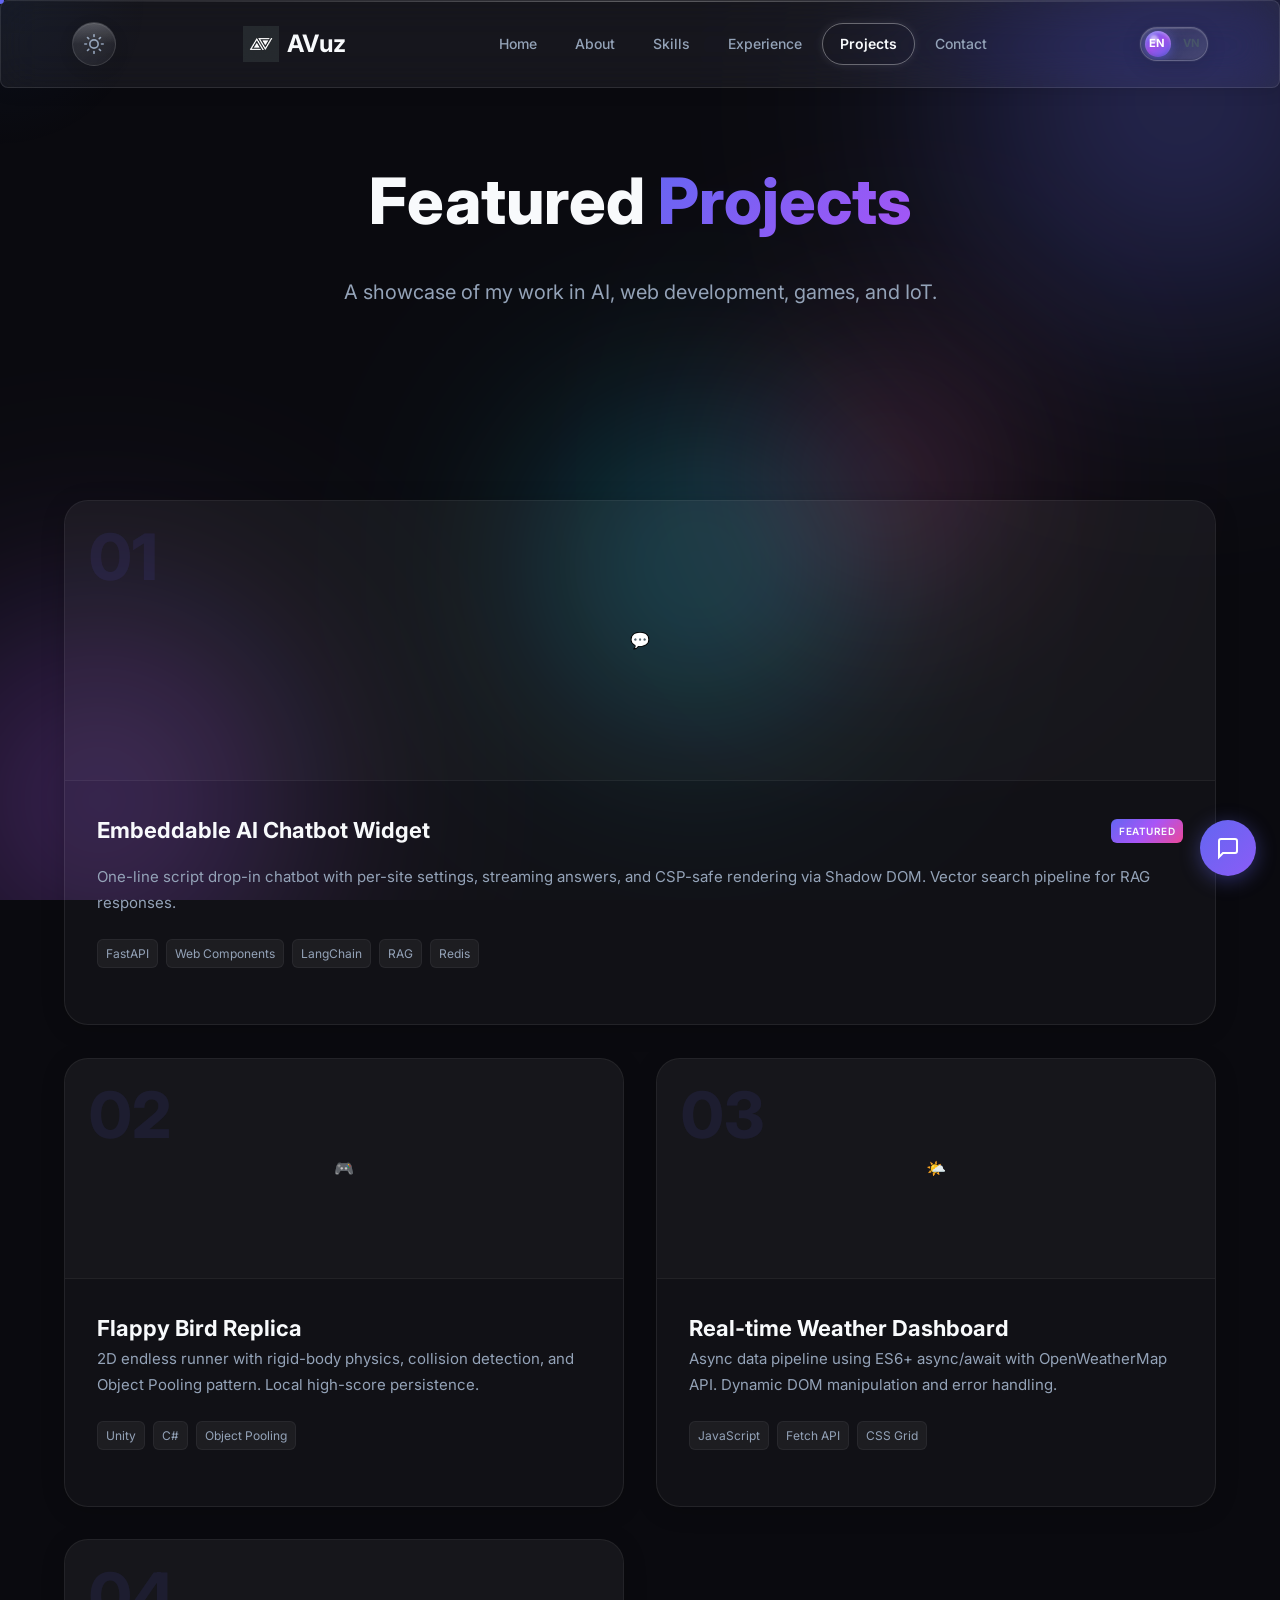
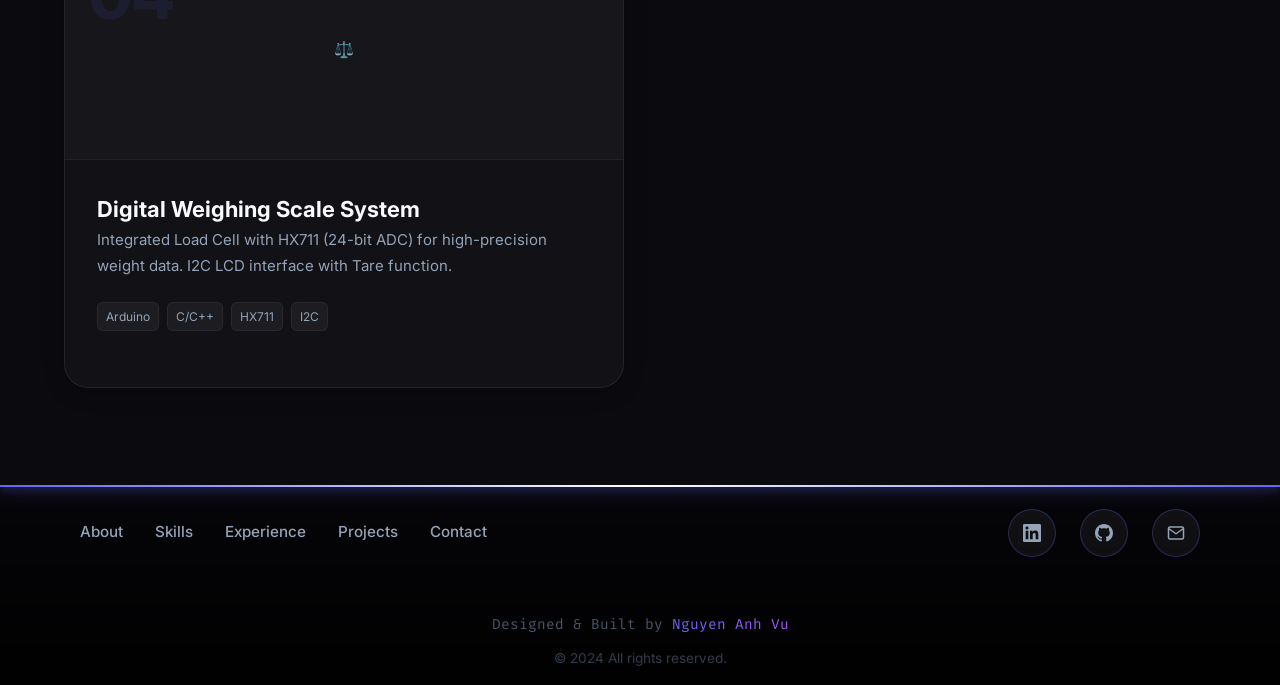
<file: pages/projects.html>
<!DOCTYPE html>
<html lang="en">

<head>
    <meta charset="UTF-8">
    <meta name="viewport" content="width=device-width, initial-scale=1.0">
    <title>Projects | Nguyen Anh Vu</title>
    <link rel="icon" type="image/png" href="../images/logo.png">
    <meta name="description" content="Featured projects by Nguyen Anh Vu">
    <link rel="preconnect" href="https://fonts.googleapis.com">
    <link rel="preconnect" href="https://fonts.gstatic.com" crossorigin>
    <link
        href="https://fonts.googleapis.com/css2?family=Inter:wght@300;400;500;600;700;800&family=Fira+Code:wght@400;500&display=swap"
        rel="stylesheet">
    <link rel="stylesheet" href="https://cdnjs.cloudflare.com/ajax/libs/font-awesome/6.4.0/css/all.min.css">

    <link rel="stylesheet" href="../css/variables.css">
    <link rel="stylesheet" href="../css/base.css">
    <link rel="stylesheet" href="../css/components.css">
    <link rel="stylesheet" href="../css/effects.css">
    <link rel="stylesheet" href="../css/pages/projects.css">
</head>

<body class="loading">
    <!-- Page Loader -->
    <div class="page-loader">
        <div class="loader-content">
            <div class="loader-spinner"></div>
            <span class="loader-text">Loading...</span>
        </div>
    </div>
    <div class="page-transition"></div>
    <div class="cursor-glow" id="cursorGlow"></div>
    <div class="cursor-dot" id="cursorDot"></div>
    <div class="bg-animation">
        <div class="bg-orb bg-orb-1" data-parallax="0.3"></div>
        <div class="bg-orb bg-orb-2" data-parallax="0.5"></div>
        <div class="bg-orb bg-orb-3" data-parallax="0.2"></div>
        <div class="bg-orb bg-orb-4" data-parallax="0.4"></div>
    </div>

    <nav class="navbar glass" id="navbar">
        <div class="nav-container">
            <!-- Theme Toggle -->
            <button class="theme-toggle" id="themeToggle" aria-label="Toggle theme">
                <svg class="theme-icon-sun" xmlns="http://www.w3.org/2000/svg" width="20" height="20"
                    viewBox="0 0 24 24" fill="none" stroke="currentColor" stroke-width="2" stroke-linecap="round"
                    stroke-linejoin="round">
                    <circle cx="12" cy="12" r="5"></circle>
                    <line x1="12" y1="1" x2="12" y2="3"></line>
                    <line x1="12" y1="21" x2="12" y2="23"></line>
                    <line x1="4.22" y1="4.22" x2="5.64" y2="5.64"></line>
                    <line x1="18.36" y1="18.36" x2="19.78" y2="19.78"></line>
                    <line x1="1" y1="12" x2="3" y2="12"></line>
                    <line x1="21" y1="12" x2="23" y2="12"></line>
                    <line x1="4.22" y1="19.78" x2="5.64" y2="18.36"></line>
                    <line x1="18.36" y1="5.64" x2="19.78" y2="4.22"></line>
                </svg>
                <svg class="theme-icon-moon" style="display:none;" xmlns="http://www.w3.org/2000/svg" width="20"
                    height="20" viewBox="0 0 24 24" fill="none" stroke="currentColor" stroke-width="2"
                    stroke-linecap="round" stroke-linejoin="round">
                    <path d="M21 12.79A9 9 0 1 1 11.21 3 7 7 0 0 0 21 12.79z"></path>
                </svg>
            </button>

            <a href="../index.html" class="nav-logo">
                <img src="../images/logo.png" alt="AV Logo" onerror="this.src='https://placehold.co/40x40?text=AV'">
                <span class="logo-text">AVuz</span>
            </a>

            <div class="nav-menu glass-menu" id="navMenu">
                <a href="../index.html" class="nav-link" data-i18n="nav.home">Home</a>
                <a href="about.html" class="nav-link" data-i18n="nav.about">About</a>
                <a href="skills.html" class="nav-link" data-i18n="nav.skills">Skills</a>
                <a href="experience.html" class="nav-link" data-i18n="nav.experience">Experience</a>
                <a href="projects.html" class="nav-link active" data-i18n="nav.projects">Projects</a>
                <a href="contact.html" class="nav-link" data-i18n="nav.contact">Contact</a>
            </div>

            <div class="nav-controls">
                <!-- Language Switch -->
                <div class="lang-switch en" id="langSwitch">
                    <div class="lang-switch-thumb"></div>
                    <div class="lang-switch-labels">
                        <span>EN</span>
                        <span>VN</span>
                    </div>
                </div>
                <button class="nav-toggle" id="navToggle" aria-label="Toggle menu">
                    <span></span>
                    <span></span>
                    <span></span>
                </button>
            </div>
        </div>
    </nav>

    <main class="page-content">
        <section class="projects-hero">
            <div class="container">
                <h1 class="page-title"><span data-i18n="projects.title">Featured</span> <span class="gradient-text"
                        data-i18n="projects.titleHighlight">Projects</span></h1>
                <p class="page-subtitle" data-i18n="projects.subtitle">A showcase of my work in AI, web development,
                    games, and IoT.</p>
            </div>
        </section>

        <section class="projects-section">
            <div class="container">
                <div class="projects-grid">
                    <div class="project-card featured glass">
                        <div class="project-image">
                            <span class="project-number">01</span>
                            <div class="image-placeholder">💬</div>
                            <div class="project-overlay"><span class="view-project"
                                    data-i18n="projects.viewDetails">View Details</span></div>
                        </div>
                        <div class="project-content">
                            <div class="project-header">
                                <h3 class="project-title" data-i18n="projects.proj1Title">Embeddable AI Chatbot Widget
                                </h3>
                                <span class="project-badge" data-i18n="projects.featured">Featured</span>
                            </div>
                            <p class="project-description" data-i18n="projects.proj1Desc">One-line script drop-in
                                chatbot with per-site settings, streaming answers, and CSP-safe rendering via Shadow
                                DOM. Vector search pipeline for RAG responses.</p>
                            <div class="project-tech"><span>FastAPI</span><span>Web
                                    Components</span><span>LangChain</span><span>RAG</span><span>Redis</span></div>
                        </div>
                    </div>

                    <div class="project-card glass">
                        <div class="project-image">
                            <span class="project-number">02</span>
                            <div class="image-placeholder">🎮</div>
                            <div class="project-overlay"><span class="view-project"
                                    data-i18n="projects.viewDetails">View Details</span></div>
                        </div>
                        <div class="project-content">
                            <h3 class="project-title" data-i18n="projects.proj2Title">Flappy Bird Replica</h3>
                            <p class="project-description" data-i18n="projects.proj2Desc">2D endless runner with
                                rigid-body physics, collision detection, and Object Pooling pattern. Local high-score
                                persistence.</p>
                            <div class="project-tech"><span>Unity</span><span>C#</span><span>Object Pooling</span></div>
                        </div>
                    </div>

                    <div class="project-card glass">
                        <div class="project-image">
                            <span class="project-number">03</span>
                            <div class="image-placeholder">🌤️</div>
                            <div class="project-overlay"><span class="view-project">View Details</span></div>
                        </div>
                        <div class="project-content">
                            <h3 class="project-title" data-i18n="projects.proj3Title">Real-time Weather Dashboard</h3>
                            <p class="project-description" data-i18n="projects.proj3Desc">Async data pipeline using ES6+
                                async/await with OpenWeatherMap API. Dynamic DOM manipulation and error handling.</p>
                            <div class="project-tech"><span>JavaScript</span><span>Fetch API</span><span>CSS Grid</span>
                            </div>
                        </div>
                    </div>

                    <div class="project-card glass">
                        <div class="project-image">
                            <span class="project-number">04</span>
                            <div class="image-placeholder">⚖️</div>
                            <div class="project-overlay"><span class="view-project">View Details</span></div>
                        </div>
                        <div class="project-content">
                            <h3 class="project-title" data-i18n="projects.proj4Title">Digital Weighing Scale System</h3>
                            <p class="project-description" data-i18n="projects.proj4Desc">Integrated Load Cell with
                                HX711 (24-bit ADC) for high-precision weight data. I2C LCD interface with Tare function.
                            </p>
                            <div class="project-tech">
                                <span>Arduino</span><span>C/C++</span><span>HX711</span><span>I2C</span>
                            </div>
                        </div>
                    </div>
                </div>
            </div>
        </section>
    </main>

    <footer class="footer">
        <div class="container">
            <div class="footer-content">
                <div class="footer-nav">
                    <a href="about.html" class="footer-link" data-i18n="nav.about">About</a>
                    <a href="skills.html" class="footer-link" data-i18n="nav.skills">Skills</a>
                    <a href="experience.html" class="footer-link" data-i18n="nav.experience">Experience</a>
                    <a href="projects.html" class="footer-link" data-i18n="nav.projects">Projects</a>
                    <a href="contact.html" class="footer-link" data-i18n="nav.contact">Contact</a>
                </div>
                <div class="footer-social">
                    <a href="https://www.linkedin.com/in/nguyễn-anh-vũ-28a605300" target="_blank" aria-label="LinkedIn">
                        <svg xmlns="http://www.w3.org/2000/svg" width="18" height="18" viewBox="0 0 24 24"
                            fill="currentColor">
                            <path
                                d="M20.447 20.452h-3.554v-5.569c0-1.328-.027-3.037-1.852-3.037-1.853 0-2.136 1.445-2.136 2.939v5.667H9.351V9h3.414v1.561h.046c.477-.9 1.637-1.85 3.37-1.85 3.601 0 4.267 2.37 4.267 5.455v6.286zM5.337 7.433c-1.144 0-2.063-.926-2.063-2.065 0-1.138.92-2.063 2.063-2.063 1.14 0 2.064.925 2.064 2.063 0 1.139-.925 2.065-2.064 2.065zm1.782 13.019H3.555V9h3.564v11.452zM22.225 0H1.771C.792 0 0 .774 0 1.729v20.542C0 23.227.792 24 1.771 24h20.451C23.2 24 24 23.227 24 22.271V1.729C24 .774 23.2 0 22.222 0h.003z" />
                        </svg>
                    </a>
                    <a href="https://github.com/Anhvu1107" target="_blank" aria-label="GitHub">
                        <svg xmlns="http://www.w3.org/2000/svg" width="18" height="18" viewBox="0 0 24 24"
                            fill="currentColor">
                            <path
                                d="M12 0c-6.626 0-12 5.373-12 12 0 5.302 3.438 9.8 8.207 11.387.599.111.793-.261.793-.577v-2.234c-3.338.726-4.033-1.416-4.033-1.416-.546-1.387-1.333-1.756-1.333-1.756-1.089-.745.083-.729.083-.729 1.205.084 1.839 1.237 1.839 1.237 1.07 1.834 2.807 1.304 3.492.997.107-.775.418-1.305.762-1.604-2.665-.305-5.467-1.334-5.467-5.931 0-1.311.469-2.381 1.236-3.221-.124-.303-.535-1.524.117-3.176 0 0 1.008-.322 3.301 1.23.957-.266 1.983-.399 3.003-.404 1.02.005 2.047.138 3.006.404 2.291-1.552 3.297-1.23 3.297-1.23.653 1.653.242 2.874.118 3.176.77.84 1.235 1.911 1.235 3.221 0 4.609-2.807 5.624-5.479 5.921.43.372.823 1.102.823 2.222v3.293c0 .319.192.694.801.576 4.765-1.589 8.199-6.086 8.199-11.386 0-6.627-5.373-12-12-12z" />
                        </svg>
                    </a>
                    <a href="mailto:anhvu.nguyen1107@gmail.com" aria-label="Email">
                        <svg xmlns="http://www.w3.org/2000/svg" width="18" height="18" viewBox="0 0 24 24" fill="none"
                            stroke="currentColor" stroke-width="2" stroke-linecap="round" stroke-linejoin="round">
                            <path d="M4 4h16c1.1 0 2 .9 2 2v12c0 1.1-.9 2-2 2H4c-1.1 0-2-.9-2-2V6c0-1.1.9-2 2-2z">
                            </path>
                            <polyline points="22,6 12,13 2,6"></polyline>
                        </svg>
                    </a>
                </div>
                <div class="footer-text">
                    <span data-i18n="footer.designedBy">Designed & Built by</span> <span class="gradient-text">Nguyen
                        Anh Vu</span>
                </div>
                <div class="footer-copyright">
                    © 2024 <span data-i18n="footer.rights">All rights reserved.</span>
                </div>
            </div>
        </div>
    </footer>

    <script src="../js/i18n.js"></script>
    <script src="../js/app.js"></script>
    <script src="../js/chatbot.js"></script>
</body>

</html>
</file>
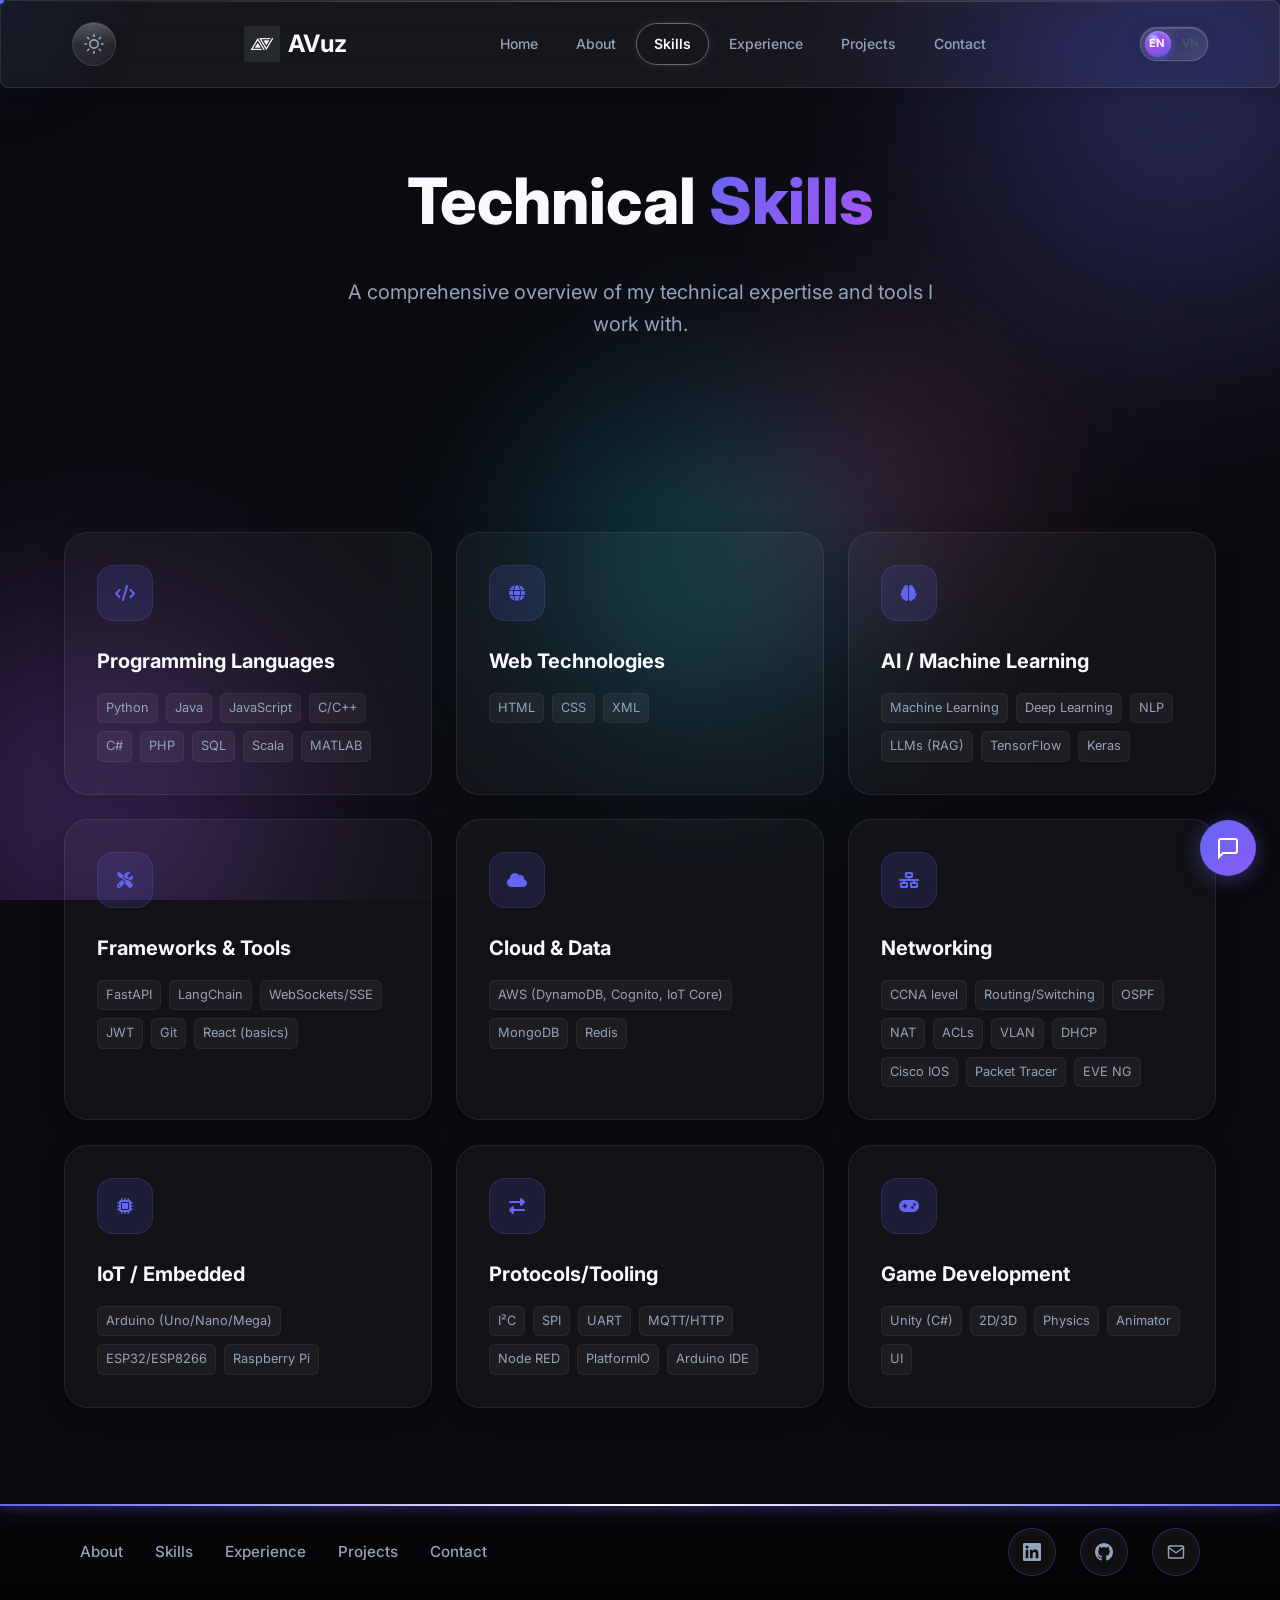
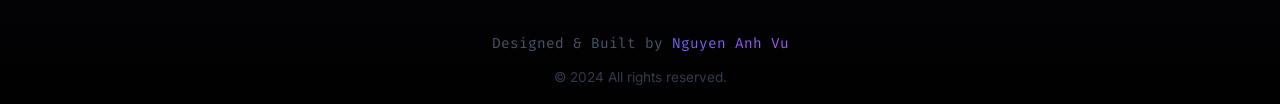
<file: pages/skills.html>
<!DOCTYPE html>
<html lang="en">

<head>
    <meta charset="UTF-8">
    <meta name="viewport" content="width=device-width, initial-scale=1.0">
    <title>Skills | Nguyen Anh Vu</title>
    <link rel="icon" type="image/png" href="../images/logo.png">
    <meta name="description" content="Explore the technical skills and technologies Nguyen Anh Vu works with.">
    <link rel="preconnect" href="https://fonts.googleapis.com">
    <link rel="preconnect" href="https://fonts.gstatic.com" crossorigin>
    <link
        href="https://fonts.googleapis.com/css2?family=Inter:wght@300;400;500;600;700;800&family=Fira+Code:wght@400;500&display=swap"
        rel="stylesheet">
    <link rel="stylesheet" href="https://cdnjs.cloudflare.com/ajax/libs/font-awesome/6.4.0/css/all.min.css">

    <link rel="stylesheet" href="../css/variables.css">
    <link rel="stylesheet" href="../css/base.css">
    <link rel="stylesheet" href="../css/components.css">
    <link rel="stylesheet" href="../css/effects.css">
    <link rel="stylesheet" href="../css/pages/skills.css">
</head>

<body class="loading">
    <!-- Page Loader -->
    <div class="page-loader">
        <div class="loader-content">
            <div class="loader-spinner"></div>
            <span class="loader-text">Loading...</span>
        </div>
    </div>
    <div class="page-transition"></div>
    <div class="cursor-glow" id="cursorGlow"></div>
    <div class="cursor-dot" id="cursorDot"></div>
    <div class="bg-animation">
        <div class="bg-orb bg-orb-1" data-parallax="0.3"></div>
        <div class="bg-orb bg-orb-2" data-parallax="0.5"></div>
        <div class="bg-orb bg-orb-3" data-parallax="0.2"></div>
        <div class="bg-orb bg-orb-4" data-parallax="0.4"></div>
    </div>

    <!-- Navigation -->
    <nav class="navbar glass" id="navbar">
        <div class="nav-container">
            <!-- Theme Toggle -->
            <button class="theme-toggle" id="themeToggle" aria-label="Toggle theme">
                <svg class="theme-icon-sun" xmlns="http://www.w3.org/2000/svg" width="20" height="20"
                    viewBox="0 0 24 24" fill="none" stroke="currentColor" stroke-width="2" stroke-linecap="round"
                    stroke-linejoin="round">
                    <circle cx="12" cy="12" r="5"></circle>
                    <line x1="12" y1="1" x2="12" y2="3"></line>
                    <line x1="12" y1="21" x2="12" y2="23"></line>
                    <line x1="4.22" y1="4.22" x2="5.64" y2="5.64"></line>
                    <line x1="18.36" y1="18.36" x2="19.78" y2="19.78"></line>
                    <line x1="1" y1="12" x2="3" y2="12"></line>
                    <line x1="21" y1="12" x2="23" y2="12"></line>
                    <line x1="4.22" y1="19.78" x2="5.64" y2="18.36"></line>
                    <line x1="18.36" y1="5.64" x2="19.78" y2="4.22"></line>
                </svg>
                <svg class="theme-icon-moon" style="display:none;" xmlns="http://www.w3.org/2000/svg" width="20"
                    height="20" viewBox="0 0 24 24" fill="none" stroke="currentColor" stroke-width="2"
                    stroke-linecap="round" stroke-linejoin="round">
                    <path d="M21 12.79A9 9 0 1 1 11.21 3 7 7 0 0 0 21 12.79z"></path>
                </svg>
            </button>

            <a href="../index.html" class="nav-logo">
                <img src="../images/logo.png" alt="AV Logo" onerror="this.src='https://placehold.co/40x40?text=AV'">
                <span class="logo-text">AVuz</span>
            </a>

            <div class="nav-menu glass-menu" id="navMenu">
                <a href="../index.html" class="nav-link" data-i18n="nav.home">Home</a>
                <a href="about.html" class="nav-link" data-i18n="nav.about">About</a>
                <a href="skills.html" class="nav-link active" data-i18n="nav.skills">Skills</a>
                <a href="experience.html" class="nav-link" data-i18n="nav.experience">Experience</a>
                <a href="projects.html" class="nav-link" data-i18n="nav.projects">Projects</a>
                <a href="contact.html" class="nav-link" data-i18n="nav.contact">Contact</a>
            </div>

            <div class="nav-controls">
                <!-- Language Switch -->
                <div class="lang-switch en" id="langSwitch">
                    <div class="lang-switch-thumb"></div>
                    <div class="lang-switch-labels">
                        <span>EN</span>
                        <span>VN</span>
                    </div>
                </div>
                <button class="nav-toggle" id="navToggle" aria-label="Toggle menu">
                    <span></span>
                    <span></span>
                    <span></span>
                </button>
            </div>
        </div>
    </nav>

    <main class="page-content">
        <section class="skills-hero">
            <div class="container">
                <h1 class="page-title"><span data-i18n="skills.title">Technical</span> <span class="gradient-text"
                        data-i18n="skills.titleHighlight">Expertise</span></h1>
                <p class="page-subtitle" data-i18n="skills.subtitle">My toolkit for building scalable and efficient
                    solutions.</p>
            </div>
        </section>

        <section class="skills-section">
            <div class="container">
                <div class="skills-grid">
                    <!-- Languages -->
                    <div class="skill-card glass">
                        <div class="card-icon"><i class="fas fa-code"></i></div>
                        <h3 class="card-title" data-i18n="skills.languages">Languages</h3>
                        <div class="skill-tags">
                            <span class="skill-tag">Python</span>
                            <span class="skill-tag">Java</span>
                            <span class="skill-tag">JavaScript</span>
                            <span class="skill-tag">C/C++</span>
                            <span class="skill-tag">C#</span>
                            <span class="skill-tag">PHP</span>
                            <span class="skill-tag">SQL</span>
                            <span class="skill-tag">Scala</span>
                            <span class="skill-tag">MATLAB</span>
                        </div>
                    </div>

                    <!-- Web/Markup -->
                    <div class="skill-card glass">
                        <div class="card-icon"><i class="fas fa-globe"></i></div>
                        <h3 class="card-title" data-i18n="skills.webTech">Web/Markup</h3>
                        <div class="skill-tags">
                            <span class="skill-tag">HTML</span>
                            <span class="skill-tag">CSS</span>
                            <span class="skill-tag">XML</span>
                        </div>
                    </div>

                    <!-- AI/ML -->
                    <div class="skill-card glass">
                        <div class="card-icon"><i class="fas fa-brain"></i></div>
                        <h3 class="card-title" data-i18n="skills.aimlTitle">AI/ML</h3>
                        <div class="skill-tags">
                            <span class="skill-tag">Machine Learning</span>
                            <span class="skill-tag">Deep Learning</span>
                            <span class="skill-tag">NLP</span>
                            <span class="skill-tag">LLMs (RAG)</span>
                            <span class="skill-tag">TensorFlow</span>
                            <span class="skill-tag">Keras</span>
                        </div>
                    </div>

                    <!-- Frameworks & Tools -->
                    <div class="skill-card glass">
                        <div class="card-icon"><i class="fas fa-tools"></i></div>
                        <h3 class="card-title" data-i18n="skills.frameworks">Frameworks & Tools</h3>
                        <div class="skill-tags">
                            <span class="skill-tag">FastAPI</span>
                            <span class="skill-tag">LangChain</span>
                            <span class="skill-tag">WebSockets/SSE</span>
                            <span class="skill-tag">JWT</span>
                            <span class="skill-tag">Git</span>
                            <span class="skill-tag">React (basics)</span>
                        </div>
                    </div>

                    <!-- Cloud & Data -->
                    <div class="skill-card glass">
                        <div class="card-icon"><i class="fas fa-cloud"></i></div>
                        <h3 class="card-title" data-i18n="skills.cloud">Cloud & Data</h3>
                        <div class="skill-tags">
                            <span class="skill-tag">AWS (DynamoDB, Cognito, IoT Core)</span>
                            <span class="skill-tag">MongoDB</span>
                            <span class="skill-tag">Redis</span>
                        </div>
                    </div>

                    <!-- Networking -->
                    <div class="skill-card glass">
                        <div class="card-icon"><i class="fas fa-network-wired"></i></div>
                        <h3 class="card-title" data-i18n="skills.networking">Networking</h3>
                        <div class="skill-tags">
                            <span class="skill-tag">CCNA level</span>
                            <span class="skill-tag">Routing/Switching</span>
                            <span class="skill-tag">OSPF</span>
                            <span class="skill-tag">NAT</span>
                            <span class="skill-tag">ACLs</span>
                            <span class="skill-tag">VLAN</span>
                            <span class="skill-tag">DHCP</span>
                            <span class="skill-tag">Cisco IOS</span>
                            <span class="skill-tag">Packet Tracer</span>
                            <span class="skill-tag">EVE NG</span>
                        </div>
                    </div>

                    <!-- IoT/Embedded -->
                    <div class="skill-card glass">
                        <div class="card-icon"><i class="fas fa-microchip"></i></div>
                        <h3 class="card-title" data-i18n="skills.iot">IoT/Embedded</h3>
                        <div class="skill-tags">
                            <span class="skill-tag">Arduino (Uno/Nano/Mega)</span>
                            <span class="skill-tag">ESP32/ESP8266</span>
                            <span class="skill-tag">Raspberry Pi</span>
                        </div>
                    </div>

                    <!-- Protocols/Tooling -->
                    <div class="skill-card glass">
                        <div class="card-icon"><i class="fas fa-exchange-alt"></i></div>
                        <h3 class="card-title" data-i18n="skills.protocols">Protocols/Tooling</h3>
                        <div class="skill-tags">
                            <span class="skill-tag">I²C</span>
                            <span class="skill-tag">SPI</span>
                            <span class="skill-tag">UART</span>
                            <span class="skill-tag">MQTT/HTTP</span>
                            <span class="skill-tag">Node RED</span>
                            <span class="skill-tag">PlatformIO</span>
                            <span class="skill-tag">Arduino IDE</span>
                        </div>
                    </div>

                    <!-- Game/Engines -->
                    <div class="skill-card glass">
                        <div class="card-icon"><i class="fas fa-gamepad"></i></div>
                        <h3 class="card-title" data-i18n="skills.game">Game/Engines</h3>
                        <div class="skill-tags">
                            <span class="skill-tag">Unity (C#)</span>
                            <span class="skill-tag">2D/3D</span>
                            <span class="skill-tag">Physics</span>
                            <span class="skill-tag">Animator</span>
                            <span class="skill-tag">UI</span>
                        </div>
                    </div>
                </div>
            </div>
        </section>
    </main>

    <footer class="footer">
        <div class="container">
            <div class="footer-content">
                <div class="footer-nav">
                    <a href="about.html" class="footer-link" data-i18n="nav.about">About</a>
                    <a href="skills.html" class="footer-link" data-i18n="nav.skills">Skills</a>
                    <a href="experience.html" class="footer-link" data-i18n="nav.experience">Experience</a>
                    <a href="projects.html" class="footer-link" data-i18n="nav.projects">Projects</a>
                    <a href="contact.html" class="footer-link" data-i18n="nav.contact">Contact</a>
                </div>
                <div class="footer-social">
                    <a href="https://www.linkedin.com/in/nguyễn-anh-vũ-28a605300" target="_blank" aria-label="LinkedIn">
                        <svg xmlns="http://www.w3.org/2000/svg" width="18" height="18" viewBox="0 0 24 24"
                            fill="currentColor">
                            <path
                                d="M20.447 20.452h-3.554v-5.569c0-1.328-.027-3.037-1.852-3.037-1.853 0-2.136 1.445-2.136 2.939v5.667H9.351V9h3.414v1.561h.046c.477-.9 1.637-1.85 3.37-1.85 3.601 0 4.267 2.37 4.267 5.455v6.286zM5.337 7.433c-1.144 0-2.063-.926-2.063-2.065 0-1.138.92-2.063 2.063-2.063 1.14 0 2.064.925 2.064 2.063 0 1.139-.925 2.065-2.064 2.065zm1.782 13.019H3.555V9h3.564v11.452zM22.225 0H1.771C.792 0 0 .774 0 1.729v20.542C0 23.227.792 24 1.771 24h20.451C23.2 24 24 23.227 24 22.271V1.729C24 .774 23.2 0 22.222 0h.003z" />
                        </svg>
                    </a>
                    <a href="https://github.com/Anhvu1107" target="_blank" aria-label="GitHub">
                        <svg xmlns="http://www.w3.org/2000/svg" width="18" height="18" viewBox="0 0 24 24"
                            fill="currentColor">
                            <path
                                d="M12 0c-6.626 0-12 5.373-12 12 0 5.302 3.438 9.8 8.207 11.387.599.111.793-.261.793-.577v-2.234c-3.338.726-4.033-1.416-4.033-1.416-.546-1.387-1.333-1.756-1.333-1.756-1.089-.745.083-.729.083-.729 1.205.084 1.839 1.237 1.839 1.237 1.07 1.834 2.807 1.304 3.492.997.107-.775.418-1.305.762-1.604-2.665-.305-5.467-1.334-5.467-5.931 0-1.311.469-2.381 1.236-3.221-.124-.303-.535-1.524.117-3.176 0 0 1.008-.322 3.301 1.23.957-.266 1.983-.399 3.003-.404 1.02.005 2.047.138 3.006.404 2.291-1.552 3.297-1.23 3.297-1.23.653 1.653.242 2.874.118 3.176.77.84 1.235 1.911 1.235 3.221 0 4.609-2.807 5.624-5.479 5.921.43.372.823 1.102.823 2.222v3.293c0 .319.192.694.801.576 4.765-1.589 8.199-6.086 8.199-11.386 0-6.627-5.373-12-12-12z" />
                        </svg>
                    </a>
                    <a href="mailto:anhvu.nguyen1107@gmail.com" aria-label="Email">
                        <svg xmlns="http://www.w3.org/2000/svg" width="18" height="18" viewBox="0 0 24 24" fill="none"
                            stroke="currentColor" stroke-width="2" stroke-linecap="round" stroke-linejoin="round">
                            <path d="M4 4h16c1.1 0 2 .9 2 2v12c0 1.1-.9 2-2 2H4c-1.1 0-2-.9-2-2V6c0-1.1.9-2 2-2z">
                            </path>
                            <polyline points="22,6 12,13 2,6"></polyline>
                        </svg>
                    </a>
                </div>
                <div class="footer-text">
                    <span data-i18n="footer.designedBy">Designed & Built by</span> <span class="gradient-text">Nguyen
                        Anh Vu</span>
                </div>
                <div class="footer-copyright">
                    © 2024 <span data-i18n="footer.rights">All rights reserved.</span>
                </div>
            </div>
        </div>
    </footer>

    <script src="../js/i18n.js"></script>
    <script src="../js/app.js"></script>
    <script src="../js/chatbot.js"></script>
</body>

</html>
</file>
<file: css/variables.css>
/* ========================================
   CSS Variables - Modern & Vibrant
======================================== */
:root {
    /* Premium Dark Theme */
    --bg-primary: #0a0a0f;
    --bg-secondary: #12121a;
    --bg-card: #1a1a25;
    --bg-glass: rgba(20, 20, 30, 0.85);
    --bg-tertiary: #252535;

    /* Vibrant Multi-Color Accents */
    --accent: #6366f1;
    --accent-light: #818cf8;
    --accent-dark: #4f46e5;
    --accent-primary: #6366f1;
    --accent-secondary: #a855f7;
    --accent-tertiary: #ec4899;
    --accent-cyan: #06b6d4;
    --accent-emerald: #10b981;

    /* Rich Gradients */
    --gradient-primary: linear-gradient(135deg, #6366f1 0%, #a855f7 50%, #ec4899 100%);
    --gradient-secondary: linear-gradient(135deg, #06b6d4 0%, #6366f1 100%);
    --gradient-glow: linear-gradient(135deg, rgba(99, 102, 241, 0.4) 0%, rgba(168, 85, 247, 0.4) 50%, rgba(236, 72, 153, 0.4) 100%);
    --gradient-text: linear-gradient(135deg, #6366f1, #a855f7, #ec4899, #6366f1);

    /* Text */
    --text-primary: #f8fafc;
    --text-secondary: #94a3b8;
    --text-muted: #64748b;
    --text-tertiary: #475569;

    /* Border */
    --border: rgba(255, 255, 255, 0.08);
    --border-light: rgba(255, 255, 255, 0.12);
    --border-primary: rgba(99, 102, 241, 0.3);
    --border-glow: rgba(99, 102, 241, 0.5);

    /* Enhanced Shadows */
    --shadow-sm: 0 2px 8px rgba(0, 0, 0, 0.3);
    --shadow-md: 0 4px 20px rgba(0, 0, 0, 0.4);
    --shadow-lg: 0 8px 40px rgba(0, 0, 0, 0.5);
    --shadow-glow: 0 0 30px rgba(99, 102, 241, 0.3);
    --shadow-glow-accent: 0 0 40px rgba(168, 85, 247, 0.25);
    --shadow-card: 0 4px 24px rgba(0, 0, 0, 0.4), 0 0 0 1px rgba(255, 255, 255, 0.05);

    /* Spacing */
    --space-xs: 0.25rem;
    --space-sm: 0.5rem;
    --space-md: 1rem;
    --space-lg: 1.5rem;
    --space-xl: 2rem;
    --space-2xl: 3rem;
    --space-3xl: 4rem;
    --space-4xl: 6rem;

    /* Typography */
    --font-primary: 'Inter', -apple-system, BlinkMacSystemFont, sans-serif;
    --font-mono: 'Fira Code', monospace;

    /* Transitions */
    --transition-fast: 0.15s cubic-bezier(0.4, 0, 0.2, 1);
    --transition-base: 0.3s cubic-bezier(0.4, 0, 0.2, 1);
    --transition-smooth: 0.5s cubic-bezier(0.4, 0, 0.2, 1);

    /* Border Radius - Modern */
    --radius-sm: 6px;
    --radius-md: 10px;
    --radius-lg: 16px;
    --radius-xl: 24px;
    --radius-full: 9999px;
}

[data-theme="light"] {
    /* Subtle Tinted Background for Better Contrast */
    --bg-primary: #f5f7fa;
    --bg-secondary: #eef1f6;
    --bg-card: #ffffff;
    --bg-glass: rgba(255, 255, 255, 0.95);
    --bg-tertiary: #e3e8ef;

    /* Darker Text for Better Readability */
    --text-primary: #1a1d29;
    --text-secondary: #3e4758;
    --text-muted: #5f6878;
    --text-tertiary: #7e8799;

    /* Stronger Borders */
    --border: rgba(0, 0, 0, 0.15);
    --border-light: rgba(0, 0, 0, 0.2);
    --border-primary: rgba(99, 102, 241, 0.5);
    --border-glow: rgba(99, 102, 241, 0.6);

    /* More Visible Shadows */
    --shadow-sm: 0 2px 4px rgba(0, 0, 0, 0.12);
    --shadow-md: 0 4px 12px rgba(0, 0, 0, 0.15);
    --shadow-lg: 0 8px 24px rgba(0, 0, 0, 0.18);
    --shadow-glow: 0 0 24px rgba(99, 102, 241, 0.25);
    --shadow-card: 0 4px 16px rgba(0, 0, 0, 0.12), 0 0 0 1px rgba(0, 0, 0, 0.1);
}
</file>
<file: css/base.css>
/* ========================================
   Base Reset & Global Styles
======================================== */
*,
*::before,
*::after {
    margin: 0;
    padding: 0;
    box-sizing: border-box;
}

html {
    scroll-behavior: smooth;
    scrollbar-width: thin;
    scrollbar-color: var(--accent-primary) var(--bg-secondary);
}

body {
    font-family: var(--font-primary);
    background: var(--bg-primary);
    color: var(--text-primary);
    line-height: 1.6;
    overflow-x: hidden;
    cursor: none;
    min-height: 100vh;
}

@media (max-width: 768px) {
    body {
        cursor: auto;
    }
}

::-webkit-scrollbar {
    width: 8px;
}

::-webkit-scrollbar-track {
    background: var(--bg-secondary);
}

::-webkit-scrollbar-thumb {
    background: var(--accent-primary);
    border-radius: var(--radius-full);
}

a {
    color: inherit;
    text-decoration: none;
}

img {
    max-width: 100%;
    height: auto;
}

ul {
    list-style: none;
}

/* ========================================
   Typography
======================================== */
.gradient-text {
    background: var(--gradient-primary);
    -webkit-background-clip: text;
    -webkit-text-fill-color: transparent;
    background-clip: text;
}

/* ========================================
   Container
======================================== */
.container {
    max-width: 1200px;
    margin: 0 auto;
    padding: 0 var(--space-lg);
}

/* ========================================
   Buttons
======================================== */
.btn {
    display: inline-flex;
    align-items: center;
    justify-content: center;
    gap: var(--space-sm);
    padding: var(--space-md) var(--space-xl);
    border-radius: var(--radius-lg);
    font-size: 1rem;
    font-weight: 600;
    transition: var(--transition-base);
    border: none;
    cursor: pointer;
    position: relative;
    overflow: hidden;
}

.btn-primary {
    background: var(--gradient-primary);
    color: white;
    box-shadow: 0 4px 15px rgba(99, 102, 241, 0.3);
}

.btn-primary:hover {
    transform: translateY(-3px);
    box-shadow: 0 8px 25px rgba(99, 102, 241, 0.4);
}

.btn-secondary {
    background: transparent;
    color: var(--text-primary);
    border: 1px solid var(--border-primary);
}

.btn-secondary:hover {
    background: var(--bg-card);
    border-color: var(--accent-primary);
}

.btn-large {
    padding: var(--space-lg) var(--space-2xl);
    font-size: 1.125rem;
}

/* ========================================
   Section Styles
======================================== */
.section {
    padding: var(--space-4xl) 0;
}

.section-header {
    text-align: center;
    margin-bottom: var(--space-3xl);
}

.section-tag {
    display: inline-block;
    padding: var(--space-xs) var(--space-md);
    background: rgba(99, 102, 241, 0.1);
    border: 1px solid var(--border-glow);
    border-radius: var(--radius-full);
    font-size: 0.75rem;
    font-weight: 600;
    color: var(--accent-primary);
    text-transform: uppercase;
    letter-spacing: 0.1em;
    margin-bottom: var(--space-md);
}

.section-title {
    font-size: clamp(2rem, 4vw, 3rem);
    font-weight: 800;
    line-height: 1.2;
}

.section-description {
    max-width: 500px;
    margin: var(--space-lg) auto 0;
    color: var(--text-secondary);
}

/* ========================================
   Page Transition
======================================== */
.page-transition {
    position: fixed;
    top: 0;
    left: 0;
    width: 100%;
    height: 100%;
    background: var(--bg-primary);
    z-index: 10000;
    pointer-events: none;
    opacity: 0;
    transition: opacity 0.3s ease;
}

.page-transition.active {
    opacity: 1;
    pointer-events: all;
}

/* Page content animation */
.page-content {
    opacity: 0;
    transform: translateY(20px);
    animation: pageEnter 0.6s ease forwards;
    animation-delay: 0.1s;
}

@keyframes pageEnter {
    to {
        opacity: 1;
        transform: translateY(0);
    }
}

/* ========================================
   Animations
======================================== */
.animate-fade-in {
    opacity: 0;
    animation: fadeIn 0.8s ease forwards;
}

.animate-fade-in-up {
    opacity: 0;
    transform: translateY(30px);
    animation: fadeInUp 0.8s ease forwards;
}

.delay-1 {
    animation-delay: 0.1s;
}

.delay-2 {
    animation-delay: 0.2s;
}

.delay-3 {
    animation-delay: 0.3s;
}

.delay-4 {
    animation-delay: 0.4s;
}

@keyframes fadeIn {
    to {
        opacity: 1;
    }
}

@keyframes fadeInUp {
    to {
        opacity: 1;
        transform: translateY(0);
    }
}

[data-animate] {
    opacity: 0;
    transform: translateY(40px);
    transition: opacity 0.6s ease, transform 0.6s ease;
}

[data-animate].visible {
    opacity: 1;
    transform: translateY(0);
}

/* ========================================
   Responsive
======================================== */
@media (max-width: 480px) {
    .section {
        padding: var(--space-3xl) 0;
    }
}
</file>
<file: css/components.css>
/* ========================================
   Navigation - Clean Transparent Style
======================================== */
.navbar {
    position: fixed !important;
    top: 0;
    left: 0;
    right: 0;
    z-index: 1000;
    padding: var(--space-md) 0;
    background: transparent;
    border-bottom: none;
    box-shadow: none;
    transition: all 0.3s ease;
}

[data-theme="light"] .navbar {
    background: transparent;
    border-bottom: none;
    box-shadow: none;
}

.nav-container {
    max-width: 1200px;
    margin: 0 auto;
    padding: 0 var(--space-xl);
    display: flex;
    align-items: center;
    justify-content: space-between;
}

.nav-logo {
    display: flex;
    align-items: center;
    gap: var(--space-sm);
}

.nav-logo img {
    height: 36px;
    width: auto;
}

.logo-text {
    font-size: 1.5rem;
    font-weight: 700;
    color: var(--text-primary);
}

.logo-dot {
    display: none;
}

/* Navigation Menu - Clean Minimal Style */
.nav-menu {
    display: flex;
    align-items: center;
    gap: 2px;
    position: relative;
    padding: 6px 8px;
    background: transparent;
    border: none;
    border-radius: 50px;
}

/* Light Theme Menu */
[data-theme="light"] .nav-menu {
    background: transparent;
    border: none;
}

/* Sliding Indicator - Border Only */
.nav-indicator {
    position: absolute;
    background: transparent;
    border: 1.5px solid rgba(255, 255, 255, 0.35);
    border-radius: 50px;
    box-shadow: 0 0 10px rgba(255, 255, 255, 0.1);
    pointer-events: none;
    z-index: 0;
    opacity: 0;
    transition:
        left 0.4s cubic-bezier(0.34, 1.56, 0.64, 1),
        width 0.4s cubic-bezier(0.34, 1.56, 0.64, 1),
        opacity 0.3s ease,
        transform 0.2s ease;
}

.nav-indicator.active {
    opacity: 1;
}

/* Morphing animation on move */
.nav-indicator.morphing {
    transform: scaleX(1.06) scaleY(0.9);
}

/* Light Theme Indicator - Dark Border Only */
[data-theme="light"] .nav-indicator {
    background: transparent;
    border: 1.5px solid rgba(0, 0, 0, 0.25);
    box-shadow: 0 0 10px rgba(0, 0, 0, 0.05);
}

/* Nav Link with Magnifying Effect */
.nav-link {
    font-size: 0.875rem;
    font-weight: 500;
    color: var(--text-secondary);
    padding: 10px 18px;
    position: relative;
    z-index: 1;
    border-radius: 50px;
    transition:
        color 0.3s ease,
        transform 0.3s cubic-bezier(0.34, 1.56, 0.64, 1),
        font-size 0.3s ease,
        text-shadow 0.3s ease;
    transform-origin: center bottom;
}

/* Magnifying Glass Effect on Hover - macOS Dock Style */
.nav-link:hover {
    color: var(--text-primary);
    transform: scale(1.12) translateY(-2px);
    text-shadow: 0 2px 8px rgba(0, 0, 0, 0.2);
}

/* Scale neighbors slightly - dock effect */
.nav-link:hover+.nav-link {
    transform: scale(1.05);
}

.nav-link:has(+ .nav-link:hover) {
    transform: scale(1.05);
}

.nav-link.active {
    color: var(--text-primary);
    font-weight: 600;
}

/* Light Theme */
[data-theme="light"] .nav-link:hover,
[data-theme="light"] .nav-link.active {
    color: var(--text-primary);
    text-shadow: 0 2px 8px rgba(0, 0, 0, 0.1);
}

.nav-cta {
    display: flex;
    align-items: center;
    gap: var(--space-sm);
    padding: var(--space-sm) var(--space-lg);
    background: var(--accent);
    border-radius: var(--radius-md);
    font-size: 0.875rem;
    font-weight: 600;
    transition: var(--transition-base);
}

.nav-cta:hover {
    background: var(--accent-dark);
    transform: translateY(-2px);
}

/* Mobile Nav Toggle */
.nav-toggle {
    display: none;
    flex-direction: column;
    gap: 5px;
    background: none;
    border: none;
    cursor: pointer;
    padding: var(--space-sm);
}

.nav-toggle span {
    width: 24px;
    height: 2px;
    background: var(--text-primary);
    transition: var(--transition-base);
}

@media (max-width: 768px) {
    .nav-menu {
        display: none;
        position: absolute;
        top: calc(100% + 10px);
        left: 50%;
        transform: translateX(-50%);
        right: auto;
        width: calc(100% - 40px);
        max-width: 400px;
        flex-direction: column;
        padding: var(--space-md);
        background: rgba(15, 15, 25, 0.98);
        backdrop-filter: blur(20px);
        -webkit-backdrop-filter: blur(20px);
        border: 1px solid rgba(255, 255, 255, 0.1);
        border-radius: var(--radius-lg);
        box-shadow: 0 20px 50px rgba(0, 0, 0, 0.5);
    }

    .nav-menu.active {
        display: flex;
    }

    .nav-link {
        width: 100%;
        text-align: center;
        padding: 14px 20px;
    }

    .nav-toggle {
        display: flex;
    }

    .nav-cta {
        display: none;
    }
}

.nav-controls {
    display: flex;
    align-items: center;
    gap: var(--space-md);
}

/* Theme Toggle - Liquid Glass Orb */
.theme-toggle {
    display: flex;
    align-items: center;
    justify-content: center;
    width: 44px;
    height: 44px;
    border-radius: 50%;
    background: linear-gradient(135deg,
            rgba(255, 255, 255, 0.1) 0%,
            rgba(255, 255, 255, 0.03) 100%);
    backdrop-filter: blur(20px) saturate(180%);
    -webkit-backdrop-filter: blur(20px) saturate(180%);
    border: 1px solid rgba(255, 255, 255, 0.12);
    color: var(--text-secondary);
    font-size: 1.25rem;
    cursor: pointer;
    transition: all 0.4s cubic-bezier(0.4, 0, 0.2, 1);
    box-shadow:
        0 4px 15px rgba(0, 0, 0, 0.1),
        inset 0 1px 0 rgba(255, 255, 255, 0.1);
    position: relative;
    overflow: hidden;
}

/* Shine Effect */
.theme-toggle::before {
    content: '';
    position: absolute;
    top: 0;
    left: 0;
    right: 0;
    height: 50%;
    background: linear-gradient(180deg,
            rgba(255, 255, 255, 0.2) 0%,
            transparent 100%);
    border-radius: 50% 50% 0 0;
    pointer-events: none;
}

.theme-toggle:hover {
    background: linear-gradient(135deg,
            rgba(255, 255, 255, 0.15) 0%,
            rgba(255, 255, 255, 0.05) 100%);
    border-color: rgba(99, 102, 241, 0.3);
    color: var(--accent);
    transform: rotate(15deg) scale(1.1);
    box-shadow:
        0 8px 25px rgba(0, 0, 0, 0.15),
        0 0 30px rgba(99, 102, 241, 0.15),
        inset 0 1px 1px rgba(255, 255, 255, 0.2);
}

[data-theme="light"] .theme-toggle {
    background: linear-gradient(135deg,
            rgba(255, 255, 255, 0.8) 0%,
            rgba(255, 255, 255, 0.5) 100%);
    border: 1px solid rgba(255, 255, 255, 0.7);
}

/* Language Toggle - Premium Glassmorphism Lens Switch */
.lang-switch {
    position: relative;
    display: flex;
    align-items: center;
    width: 68px;
    height: 34px;
    background: linear-gradient(135deg,
            rgba(255, 255, 255, 0.12) 0%,
            rgba(255, 255, 255, 0.05) 50%,
            rgba(255, 255, 255, 0.12) 100%);
    backdrop-filter: blur(20px) saturate(180%);
    -webkit-backdrop-filter: blur(20px) saturate(180%);
    border: 1px solid rgba(255, 255, 255, 0.2);
    border-radius: var(--radius-full);
    cursor: pointer;
    padding: 0 4px;
    transition: all 0.4s cubic-bezier(0.34, 1.56, 0.64, 1);
    box-shadow:
        0 4px 20px rgba(0, 0, 0, 0.15),
        0 0 0 1px rgba(255, 255, 255, 0.05),
        inset 0 1px 1px rgba(255, 255, 255, 0.15),
        inset 0 -1px 1px rgba(0, 0, 0, 0.1);
    overflow: hidden;
}

/* Frosted glass inner shine */
.lang-switch::before {
    content: '';
    position: absolute;
    top: 0;
    left: -100%;
    width: 100%;
    height: 100%;
    background: linear-gradient(90deg,
            transparent,
            rgba(255, 255, 255, 0.15),
            transparent);
    transition: left 0.5s ease;
}

.lang-switch:hover::before {
    left: 100%;
}

.lang-switch:hover {
    border-color: rgba(99, 102, 241, 0.4);
    transform: scale(1.02);
    box-shadow:
        0 6px 25px rgba(0, 0, 0, 0.2),
        0 0 25px rgba(99, 102, 241, 0.15),
        inset 0 1px 2px rgba(255, 255, 255, 0.2);
}

/* Light Theme - Glassmorphism */
[data-theme="light"] .lang-switch {
    background: linear-gradient(135deg,
            rgba(255, 255, 255, 0.7) 0%,
            rgba(255, 255, 255, 0.4) 50%,
            rgba(255, 255, 255, 0.7) 100%);
    border: 1px solid rgba(99, 102, 241, 0.25);
    box-shadow:
        0 4px 20px rgba(99, 102, 241, 0.1),
        0 0 0 1px rgba(255, 255, 255, 0.5),
        inset 0 1px 2px rgba(255, 255, 255, 0.9),
        inset 0 -1px 1px rgba(0, 0, 0, 0.05);
}

[data-theme="light"] .lang-switch:hover {
    border-color: rgba(99, 102, 241, 0.4);
    box-shadow:
        0 6px 25px rgba(99, 102, 241, 0.15),
        0 0 20px rgba(99, 102, 241, 0.1),
        inset 0 1px 2px rgba(255, 255, 255, 0.95);
}

/* Lens Thumb - Refractive Glass Ball */
.lang-switch-thumb {
    position: absolute;
    left: 4px;
    width: 26px;
    height: 26px;
    background: linear-gradient(145deg,
            rgba(99, 102, 241, 1) 0%,
            rgba(168, 85, 247, 0.9) 50%,
            rgba(99, 102, 241, 0.95) 100%);
    border-radius: 50%;
    transition: transform 0.4s cubic-bezier(0.34, 1.56, 0.64, 1);
    box-shadow:
        0 3px 8px rgba(99, 102, 241, 0.4),
        0 0 15px rgba(99, 102, 241, 0.2),
        inset 0 2px 3px rgba(255, 255, 255, 0.3),
        inset 0 -2px 3px rgba(0, 0, 0, 0.1);
}

/* Lens refraction highlight */
.lang-switch-thumb::before {
    content: '';
    position: absolute;
    top: 4px;
    left: 5px;
    width: 8px;
    height: 8px;
    background: rgba(255, 255, 255, 0.5);
    border-radius: 50%;
    filter: blur(1px);
}

/* Thumb position when VI selected */
.lang-switch.vi .lang-switch-thumb {
    transform: translateX(34px);
}

.lang-switch-labels {
    position: absolute;
    top: 0;
    left: 0;
    width: 100%;
    height: 100%;
    display: flex;
    justify-content: space-between;
    align-items: center;
    padding: 0 4px;
    pointer-events: none;
    z-index: 1;
    box-sizing: border-box;
    font-size: 0.7rem;
    font-weight: 700;
    color: var(--text-tertiary);
}

.lang-switch-labels span {
    display: flex;
    justify-content: center;
    align-items: center;
    width: 24px;
    height: 100%;
    transition: color 0.3s ease;
}

.lang-switch.en .lang-switch-labels span:first-child,
.lang-switch.vi .lang-switch-labels span:last-child {
    color: white;
}

[data-theme="light"] .lang-switch.en .lang-switch-labels span:first-child,
[data-theme="light"] .lang-switch.vi .lang-switch-labels span:last-child {
    color: white;
}

/* Contact Form */
.contact-form-section {
    padding-bottom: var(--space-4xl);
}

/* Form Container - Liquid Glass */
.form-container {
    max-width: 600px;
    margin: 0 auto;
    padding: var(--space-2xl);
    background: linear-gradient(145deg,
            rgba(255, 255, 255, 0.08) 0%,
            rgba(255, 255, 255, 0.02) 100%);
    backdrop-filter: blur(40px) saturate(180%);
    -webkit-backdrop-filter: blur(40px) saturate(180%);
    border: 1px solid rgba(255, 255, 255, 0.12);
    box-shadow:
        0 8px 32px rgba(0, 0, 0, 0.12),
        inset 0 1px 0 rgba(255, 255, 255, 0.1);
    border-radius: var(--radius-xl);
    position: relative;
    overflow: hidden;
}

.form-container::before {
    content: '';
    position: absolute;
    top: 0;
    left: 0;
    right: 0;
    height: 50%;
    background: linear-gradient(180deg,
            rgba(255, 255, 255, 0.1) 0%,
            transparent 100%);
    pointer-events: none;
}

[data-theme="light"] .form-container {
    background: linear-gradient(145deg,
            rgba(255, 255, 255, 0.9) 0%,
            rgba(255, 255, 255, 0.6) 100%);
    border: 1px solid rgba(255, 255, 255, 0.8);
}

.form-title {
    font-size: 1.5rem;
    font-weight: 700;
    margin-bottom: var(--space-xl);
    text-align: center;
    position: relative;
    z-index: 1;
}

.form-group {
    margin-bottom: var(--space-lg);
    position: relative;
    z-index: 1;
}

.form-label {
    display: block;
    margin-bottom: var(--space-xs);
    color: var(--text-secondary);
    font-size: 0.9rem;
    font-weight: 500;
}

/* Form Input - Liquid Glass */
.form-input {
    width: 100%;
    padding: var(--space-md);
    background: linear-gradient(135deg,
            rgba(255, 255, 255, 0.08) 0%,
            rgba(255, 255, 255, 0.02) 100%);
    backdrop-filter: blur(20px);
    -webkit-backdrop-filter: blur(20px);
    border: 1px solid rgba(255, 255, 255, 0.12);
    border-radius: var(--radius-lg);
    color: var(--text-primary);
    font-family: inherit;
    font-size: 1rem;
    transition: all 0.4s cubic-bezier(0.4, 0, 0.2, 1);
    box-shadow: inset 0 1px 0 rgba(255, 255, 255, 0.05);
}

.form-input:focus {
    outline: none;
    border-color: rgba(99, 102, 241, 0.5);
    background: linear-gradient(135deg,
            rgba(255, 255, 255, 0.12) 0%,
            rgba(255, 255, 255, 0.04) 100%);
    box-shadow:
        0 0 0 4px rgba(99, 102, 241, 0.15),
        0 0 30px rgba(99, 102, 241, 0.1),
        inset 0 1px 1px rgba(255, 255, 255, 0.1);
}

[data-theme="light"] .form-input {
    background: linear-gradient(135deg,
            rgba(255, 255, 255, 0.7) 0%,
            rgba(255, 255, 255, 0.4) 100%);
    border: 1px solid rgba(255, 255, 255, 0.6);
}

[data-theme="light"] .form-input:focus {
    box-shadow:
        0 0 0 4px rgba(99, 102, 241, 0.1),
        0 0 20px rgba(99, 102, 241, 0.08);
}

.form-textarea {
    resize: vertical;
    min-height: 120px;
}

.btn-submit {
    width: 100%;
    justify-content: center;
    margin-top: var(--space-sm);
}

/* ========================================
   Footer
======================================== */
.footer {
    /* Reduced padding as requested: "shorten the empty space" */
    padding: var(--space-lg) 0 var(--space-md);
    background: linear-gradient(to top, rgba(0, 0, 0, 0.9), rgba(0, 0, 0, 0.4));
    position: relative;
    overflow: hidden;
}

/* Continuous Neon LED Border */
.footer::before {
    content: '';
    position: absolute;
    top: 0;
    left: 0;
    right: 0;
    height: 2px;
    background: linear-gradient(90deg,
            var(--accent-primary),
            #ffffff,
            var(--accent-primary),
            #ffffff,
            var(--accent-primary));
    background-size: 200% auto;
    animation: neon-flow 3s linear infinite;
    box-shadow: 0 0 10px var(--accent-primary),
        0 0 20px var(--accent-primary);
}

@keyframes neon-flow {
    0% {
        background-position: 0% center;
    }

    100% {
        background-position: -200% center;
    }
}

.footer-content {
    display: flex;
    flex-direction: column;
    align-items: center;
    gap: var(--space-lg);
    position: relative;
    z-index: 10;
}

/* Desktop Split Layout: Navigation Left, Social Right */
@media (min-width: 900px) {
    .footer-content {
        flex-direction: row;
        justify-content: space-between;
        align-items: center;
        flex-wrap: wrap;
        padding: 0 var(--space-md);
    }

    .footer-nav {
        order: 1;
        gap: var(--space-2xl);
    }

    .footer-social {
        order: 2;
    }

    /* Centered Copyright Text */
    .footer-text,
    .footer-copyright {
        order: 3;
        width: 100%;
        text-align: center;
    }

    .footer-text {
        margin-top: var(--space-xl);
        /* Balanced margin */
        margin-bottom: var(--space-xs);
    }
}

.footer-nav {
    display: flex;
    justify-content: center;
    gap: var(--space-xl);
    flex-wrap: wrap;
}

.footer-link {
    color: var(--text-secondary);
    font-weight: 500;
    transition: var(--transition-base);
    position: relative;
    font-size: 0.95rem;
}

.footer-link::after {
    content: '';
    position: absolute;
    bottom: -4px;
    left: 0;
    width: 0;
    height: 2px;
    background: var(--accent-gradient);
    transition: var(--transition-base);
}

.footer-link:hover {
    color: var(--text-primary);
}

.footer-link:hover::after {
    width: 100%;
}

.footer-social {
    display: flex;
    gap: var(--space-lg);
}

.footer-social a {
    display: flex;
    align-items: center;
    justify-content: center;
    width: 48px;
    height: 48px;
    background: rgba(255, 255, 255, 0.05);
    border: 1px solid var(--border-primary);
    border-radius: 50%;
    color: var(--text-secondary);
    font-size: 1.25rem;
    transition: all 0.3s cubic-bezier(0.4, 0, 0.2, 1);
    backdrop-filter: blur(8px);
    -webkit-backdrop-filter: blur(8px);
}

.footer-social a:hover {
    background: var(--accent-primary);
    border-color: var(--accent-primary);
    color: white;
    transform: translateY(-5px) rotate(360deg);
    box-shadow: 0 10px 20px rgba(99, 102, 241, 0.3);
}

.footer-text {
    font-family: 'Fira Code', monospace;
    font-size: 0.9rem;
    color: var(--text-tertiary);
}

.footer-copyright {
    font-size: 0.85rem;
    color: var(--text-tertiary);
    opacity: 0.7;
    margin-top: -1rem;
}
</file>
<file: css/effects.css>
/* ========================================
   ADVANCED EFFECTS - Professional Portfolio
======================================== */

/* ========================================
   1. PAGE LOADING ANIMATION
======================================== */
.page-loader {
    position: fixed;
    top: 0;
    left: 0;
    width: 100%;
    height: 100%;
    background: var(--bg-primary);
    display: flex;
    align-items: center;
    justify-content: center;
    z-index: 99999;
    transition: opacity 0.5s ease, visibility 0.5s ease;
}

.page-loader.hidden {
    opacity: 0;
    visibility: hidden;
}

.loader-content {
    text-align: center;
}

.loader-spinner {
    width: 40px;
    height: 40px;
    border: 3px solid var(--border);
    border-top-color: var(--accent);
    border-radius: 50%;
    animation: spin 0.8s linear infinite;
    margin: 0 auto 16px;
}

@keyframes spin {
    to {
        transform: rotate(360deg);
    }
}

.loader-text {
    color: var(--text-secondary);
    font-size: 0.875rem;
}

/* Body hidden during load */
body.loading {
    overflow: hidden;
}

body.loaded .page-loader {
    opacity: 0;
    visibility: hidden;
}

/* ========================================
   2. PAGE TRANSITIONS - Disabled
======================================== */
.page-transition {
    display: none;
}

/* ========================================
   3. ANIMATED BACKGROUND
======================================== */
.bg-animation {
    position: fixed;
    top: 0;
    left: 0;
    width: 100%;
    height: 100%;
    z-index: -1;
    background: var(--bg-primary);
    overflow: hidden;
}

/* Liquid Gradient Orbs */
.bg-orb {
    position: absolute;
    border-radius: 50%;
    filter: blur(80px);
    opacity: 0.35;
    animation: floatLiquid 25s infinite ease-in-out;
    mix-blend-mode: screen;
}

.bg-orb-1 {
    width: 700px;
    height: 700px;
    background: radial-gradient(circle, #6366f1 0%, transparent 70%);
    top: -250px;
    right: -250px;
    animation-delay: 0s;
}

.bg-orb-2 {
    width: 600px;
    height: 600px;
    background: radial-gradient(circle, #a855f7 0%, transparent 70%);
    bottom: -200px;
    left: -200px;
    animation-delay: -6s;
}

.bg-orb-3 {
    width: 500px;
    height: 500px;
    background: radial-gradient(circle, #06b6d4 0%, transparent 70%);
    top: 35%;
    left: 35%;
    animation-delay: -12s;
}

.bg-orb-4 {
    width: 400px;
    height: 400px;
    background: radial-gradient(circle, #ec4899 0%, transparent 70%);
    bottom: 25%;
    right: 15%;
    animation-delay: -18s;
    opacity: 0.25;
}

@keyframes floatLiquid {

    0%,
    100% {
        transform: translate(0, 0) scale(1) rotate(0deg);
    }

    25% {
        transform: translate(60px, -60px) scale(1.15) rotate(90deg);
    }

    50% {
        transform: translate(0, 70px) scale(0.85) rotate(180deg);
    }

    75% {
        transform: translate(-60px, 0) scale(1.1) rotate(270deg);
    }
}

/* Floating Particles */
.particles-container {
    position: fixed;
    top: 0;
    left: 0;
    width: 100%;
    height: 100%;
    pointer-events: none;
    z-index: -1;
    overflow: hidden;
}

.particle {
    position: absolute;
    width: 4px;
    height: 4px;
    border-radius: 50%;
    background: rgba(99, 102, 241, 0.6);
    animation: floatParticle 15s infinite ease-in-out;
    opacity: 0;
}

.particle:nth-child(odd) {
    background: rgba(168, 85, 247, 0.5);
}

.particle:nth-child(3n) {
    background: rgba(236, 72, 153, 0.4);
    width: 3px;
    height: 3px;
}

.particle:nth-child(5n) {
    background: rgba(6, 182, 212, 0.5);
    width: 5px;
    height: 5px;
}

@keyframes floatParticle {
    0% {
        opacity: 0;
        transform: translateY(100vh) scale(0);
    }

    10% {
        opacity: 1;
    }

    90% {
        opacity: 1;
    }

    100% {
        opacity: 0;
        transform: translateY(-100vh) scale(1);
    }
}

/* ========================================
   4. LIQUID GLASS EFFECT - Clean iOS Style
======================================== */

/* Base Liquid Glass - Subtle & Professional */
.glass {
    background: rgba(255, 255, 255, 0.05);
    backdrop-filter: blur(20px) saturate(150%);
    -webkit-backdrop-filter: blur(20px) saturate(150%);
    border: 1px solid rgba(255, 255, 255, 0.1);
    border-radius: 8px;
    box-shadow: 0 4px 16px rgba(0, 0, 0, 0.1);
    position: relative;
    overflow: hidden;
    transition: all 0.3s cubic-bezier(0.4, 0, 0.2, 1);
}

/* Light Theme */
[data-theme="light"] .glass {
    background: rgba(255, 255, 255, 0.6);
    border: 1px solid rgba(255, 255, 255, 0.4);
    box-shadow: 0 4px 16px rgba(0, 0, 0, 0.04);
}

/* Subtle Light Refraction - Top Highlight Only */
.glass::before {
    content: '';
    position: absolute;
    top: 0;
    left: 0;
    right: 0;
    height: 1px;
    background: linear-gradient(90deg,
            transparent 0%,
            rgba(255, 255, 255, 0.3) 50%,
            transparent 100%);
    pointer-events: none;
}

/* Hover - Subtle Enhancement */
.glass:hover {
    background: rgba(255, 255, 255, 0.08);
    border-color: rgba(99, 102, 241, 0.2);
    box-shadow: 0 8px 24px rgba(0, 0, 0, 0.12);
}

[data-theme="light"] .glass:hover {
    background: rgba(255, 255, 255, 0.7);
    box-shadow: 0 8px 24px rgba(0, 0, 0, 0.06);
}

/* Glass Menu - Transparent */
.glass-menu {
    background: transparent;
}

/* Premium Card Glass */
.glass-card {
    background: rgba(255, 255, 255, 0.06);
    backdrop-filter: blur(24px) saturate(160%);
    -webkit-backdrop-filter: blur(24px) saturate(160%);
    border: 1px solid rgba(255, 255, 255, 0.12);
    border-radius: 12px;
    box-shadow: 0 8px 24px rgba(0, 0, 0, 0.12);
}

/* Shimmer - Subtle */
.glass-shimmer {
    position: relative;
    overflow: hidden;
}

.glass-shimmer::before {
    content: '';
    position: absolute;
    top: -100%;
    left: -100%;
    width: 300%;
    height: 300%;
    background: linear-gradient(45deg,
            transparent 40%,
            rgba(255, 255, 255, 0.05) 50%,
            transparent 60%);
    transform: rotate(45deg);
    animation: liquidShimmer 4s ease-in-out infinite;
    pointer-events: none;
}

@keyframes liquidShimmer {
    0% {
        transform: translateX(-100%) translateY(-100%) rotate(45deg);
    }

    50% {
        transform: translateX(0%) translateY(0%) rotate(45deg);
    }

    100% {
        transform: translateX(100%) translateY(100%) rotate(45deg);
    }
}

/* Glow Border - Minimal */
.glow-border {
    position: relative;
}

.glow-border::after {
    content: '';
    position: absolute;
    inset: -2px;
    background: linear-gradient(135deg,
            rgba(99, 102, 241, 0.3),
            rgba(168, 85, 247, 0.3));
    border-radius: inherit;
    z-index: -1;
    opacity: 0;
    filter: blur(8px);
    transition: opacity 0.3s ease;
}

.glow-border:hover::after {
    opacity: 0.4;
}

/* Parallax Layer */
.parallax-layer {
    will-change: transform;
    transition: transform 0.1s ease-out;
}

/* ========================================
   5. ENHANCED HOVER EFFECTS
======================================== */

/* Card Hover - Lift + Gradient Glow */
.link-card,
.skill-card,
.project-card,
.contact-card {
    position: relative;
    transition:
        transform var(--transition-base),
        box-shadow var(--transition-base),
        border-color var(--transition-base);
}

.link-card:hover,
.skill-card:hover,
.project-card:hover,
.contact-card:hover {
    transform: translateY(-6px);
    box-shadow:
        0 20px 40px rgba(99, 102, 241, 0.15),
        0 0 0 1px rgba(99, 102, 241, 0.2);
    border-color: rgba(99, 102, 241, 0.3);
}

/* Shine effect on card hover */
.link-card,
.skill-card,
.project-card {
    overflow: hidden;
}

.link-card::before,
.skill-card::before,
.project-card::before {
    content: '';
    position: absolute;
    top: 0;
    left: -100%;
    width: 100%;
    height: 100%;
    background: linear-gradient(120deg,
            transparent 30%,
            rgba(255, 255, 255, 0.05) 50%,
            transparent 70%);
    transition: left 0.6s ease;
    pointer-events: none;
    z-index: 1;
    border-radius: inherit;
}

.link-card:hover::before,
.skill-card:hover::before,
.project-card:hover::before {
    left: 100%;
}

/* Button Hover - Scale + Shadow */
.btn {
    position: relative;
    overflow: hidden;
    transition: transform 0.2s ease, box-shadow 0.2s ease;
}

.btn::after {
    content: '';
    position: absolute;
    top: 50%;
    left: 50%;
    width: 0;
    height: 0;
    background: rgba(255, 255, 255, 0.1);
    border-radius: 50%;
    transform: translate(-50%, -50%);
    transition: width 0.4s ease, height 0.4s ease;
}

.btn:hover::after {
    width: 300px;
    height: 300px;
}

.btn:hover {
    transform: translateY(-2px);
    box-shadow: 0 6px 20px rgba(59, 130, 246, 0.25);
}

.btn:active {
    transform: translateY(0);
}

/* Social Link Hover */
.social-link {
    transition: transform 0.2s ease, background 0.2s ease, border-color 0.2s ease, color 0.2s ease;
}

.social-link:hover {
    transform: translateY(-3px) scale(1.05);
}

/* Image Hover - Subtle Zoom */
.avatar-container {
    overflow: hidden;
}

.avatar-container img {
    transition: transform 0.5s ease;
}

.avatar-container:hover img {
    transform: scale(1.05);
}

/* ========================================
   6. MICROINTERACTIONS
======================================== */

/* Link Arrow Animation */
.link-arrow {
    display: inline-block;
    transition: transform 0.2s ease, color 0.2s ease;
}

.link-card:hover .link-arrow {
    transform: translateX(4px);
    color: var(--accent);
}

/* Nav Link - No Underline */
.nav-link {
    position: relative;
}

/* Badge Pulse */
.badge-dot {
    animation: pulse 2s ease-in-out infinite;
}

@keyframes pulse {

    0%,
    100% {
        opacity: 1;
        box-shadow: 0 0 0 0 rgba(34, 197, 94, 0.4);
    }

    50% {
        opacity: 0.8;
        box-shadow: 0 0 0 8px rgba(34, 197, 94, 0);
    }
}

/* Click Ripple Effect */
.ripple {
    position: absolute;
    border-radius: 50%;
    background: rgba(255, 255, 255, 0.3);
    transform: scale(0);
    animation: ripple 0.6s linear;
    pointer-events: none;
}

@keyframes ripple {
    to {
        transform: scale(4);
        opacity: 0;
    }
}

/* ========================================
   7. ANIMATED MENU
======================================== */
.nav-toggle span {
    display: block;
    width: 24px;
    height: 2px;
    background: var(--text-primary);
    transition: transform 0.3s ease, opacity 0.3s ease;
}

.nav-toggle.active span:nth-child(1) {
    transform: translateY(7px) rotate(45deg);
}

.nav-toggle.active span:nth-child(2) {
    opacity: 0;
    transform: translateX(-10px);
}

.nav-toggle.active span:nth-child(3) {
    transform: translateY(-7px) rotate(-45deg);
}

/* Mobile Menu Slide */
@media (max-width: 768px) {
    .nav-menu {
        transform: translateY(-10px);
        opacity: 0;
        visibility: hidden;
        transition: transform 0.3s ease, opacity 0.3s ease, visibility 0.3s ease;
    }

    .nav-menu.active {
        transform: translateY(0);
        opacity: 1;
        visibility: visible;
    }
}

/* ========================================
   8. TOOLTIPS
======================================== */
[data-tooltip] {
    position: relative;
    cursor: pointer;
}

[data-tooltip]::before,
[data-tooltip]::after {
    position: absolute;
    opacity: 0;
    visibility: hidden;
    transition: opacity 0.2s ease, visibility 0.2s ease, transform 0.2s ease;
    z-index: 1000;
}

[data-tooltip]::before {
    content: attr(data-tooltip);
    bottom: 100%;
    left: 50%;
    transform: translateX(-50%) translateY(4px);
    padding: 6px 12px;
    background: var(--bg-card);
    border: 1px solid var(--border);
    border-radius: 4px;
    color: var(--text-primary);
    font-size: 0.75rem;
    white-space: nowrap;
    margin-bottom: 8px;
}

[data-tooltip]::after {
    content: '';
    bottom: 100%;
    left: 50%;
    transform: translateX(-50%);
    border: 6px solid transparent;
    border-top-color: var(--border);
    margin-bottom: -4px;
}

[data-tooltip]:hover::before,
[data-tooltip]:hover::after {
    opacity: 1;
    visibility: visible;
}

[data-tooltip]:hover::before {
    transform: translateX(-50%) translateY(0);
}

/* ========================================
   9. SCROLL ANIMATIONS
======================================== */
[data-animate] {
    opacity: 0;
    transform: translateY(30px) scale(0.95);
    transition: opacity 0.8s cubic-bezier(0.2, 0.8, 0.2, 1), transform 0.8s cubic-bezier(0.2, 0.8, 0.2, 1);
    will-change: opacity, transform;
}

[data-animate].visible {
    opacity: 1;
    transform: translateY(0) scale(1);
}

/* Stagger children */
[data-animate-stagger]>* {
    opacity: 0;
    transform: translateY(15px);
    transition: opacity 0.4s ease, transform 0.4s ease;
}

[data-animate-stagger].visible>*:nth-child(1) {
    transition-delay: 0.1s;
}

[data-animate-stagger].visible>*:nth-child(2) {
    transition-delay: 0.2s;
}

[data-animate-stagger].visible>*:nth-child(3) {
    transition-delay: 0.3s;
}

[data-animate-stagger].visible>*:nth-child(4) {
    transition-delay: 0.4s;
}

[data-animate-stagger].visible>* {
    opacity: 1;
    transform: translateY(0);
}

/* ========================================
   10. SCROLL PROGRESS
======================================== */
.scroll-progress {
    position: fixed;
    top: 0;
    left: 0;
    height: 3px;
    background: var(--accent);
    z-index: 10001;
    width: 0;
    transition: width 0.1s linear;
}

/* ========================================
   11. CURSOR EFFECTS
======================================== */
.cursor-glow {
    position: fixed;
    width: 300px;
    height: 300px;
    border-radius: 50%;
    background: radial-gradient(circle, rgba(59, 130, 246, 0.06) 0%, transparent 70%);
    pointer-events: none;
    transform: translate(-50%, -50%);
    z-index: 9998;
    transition: opacity 0.3s ease;
}

.cursor-dot {
    position: fixed;
    width: 8px;
    height: 8px;
    border-radius: 50%;
    background: var(--accent);
    pointer-events: none;
    transform: translate(-50%, -50%);
    z-index: 9999;
    transition: transform 0.15s ease, width 0.15s ease, height 0.15s ease;
}

.cursor-dot.hover {
    width: 20px;
    height: 20px;
    background: rgba(59, 130, 246, 0.3);
}

@media (max-width: 768px) {

    .cursor-glow,
    .cursor-dot {
        display: none;
    }
}

/* ========================================
   12. TEXT & GRADIENT EFFECTS
======================================== */
.gradient-text {
    color: #6366f1;
    /* Fallback */
    background: linear-gradient(135deg, #6366f1, #a855f7, #ec4899, #6366f1);
    background-size: 300% 300%;
    -webkit-background-clip: text;
    -webkit-text-fill-color: transparent;
    background-clip: text;
    animation: gradientShift 4s ease infinite;
    display: inline-block;
}

.gradient-text-animated {
    color: #6366f1;
    /* Fallback */
    background: linear-gradient(135deg, #6366f1, #a855f7, #ec4899, #06b6d4, #6366f1);
    background-size: 400% 400%;
    -webkit-background-clip: text;
    -webkit-text-fill-color: transparent;
    background-clip: text;
    animation: gradientShift 6s ease infinite;
    display: inline-block;
}

@keyframes gradientShift {
    0% {
        background-position: 0% 50%;
    }

    50% {
        background-position: 100% 50%;
    }

    100% {
        background-position: 0% 50%;
    }
}

/* ========================================
   13. SMOOTH SCROLLING
======================================== */
html {
    scroll-behavior: smooth;
}

/* ========================================
   14. PAGE LOAD ANIMATION
======================================== */
@keyframes fadeInUp {
    from {
        opacity: 0;
        transform: translateY(20px);
    }

    to {
        opacity: 1;
        transform: translateY(0);
    }
}

.hero-badge {
    animation: fadeInUp 0.5s ease 0.1s forwards;
    opacity: 0;
}

.hero-title {
    animation: fadeInUp 0.5s ease 0.2s forwards;
    opacity: 0;
}

.hero-roles {
    animation: fadeInUp 0.5s ease 0.3s forwards;
    opacity: 0;
}

.hero-description {
    animation: fadeInUp 0.5s ease 0.4s forwards;
    opacity: 0;
}

.hero-actions {
    animation: fadeInUp 0.5s ease 0.5s forwards;
    opacity: 0;
}

.hero-social {
    animation: fadeInUp 0.5s ease 0.6s forwards;
    opacity: 0;
}

.hero-visual {
    animation: fadeInUp 0.6s ease 0.3s forwards;
    opacity: 0;
}

/* ========================================
   SCROLL REVEAL ANIMATIONS
======================================== */
.scroll-reveal {
    opacity: 0;
    transform: translateY(30px);
    transition: opacity 0.6s cubic-bezier(0.16, 1, 0.3, 1),
        transform 0.6s cubic-bezier(0.16, 1, 0.3, 1);
}

.scroll-reveal.revealed {
    opacity: 1;
    transform: translateY(0);
}

/* Staggered reveal for cards */
.scroll-reveal:nth-child(1) {
    transition-delay: 0ms;
}

.scroll-reveal:nth-child(2) {
    transition-delay: 50ms;
}

.scroll-reveal:nth-child(3) {
    transition-delay: 100ms;
}

.scroll-reveal:nth-child(4) {
    transition-delay: 150ms;
}

.scroll-reveal:nth-child(5) {
    transition-delay: 200ms;
}

.scroll-reveal:nth-child(6) {
    transition-delay: 250ms;
}

/* ========================================
   15. REDUCED MOTION
======================================== */
@media (prefers-reduced-motion: reduce) {

    *,
    *::before,
    *::after {
        animation-duration: 0.01ms !important;
        animation-iteration-count: 1 !important;
        transition-duration: 0.01ms !important;
    }

    html {
        scroll-behavior: auto;
    }
}
</file>
<file: css/pages/home.css>
/* ========================================
   Home Page - Clean & Simple
======================================== */
.hero {
    min-height: 100vh;
    display: flex;
    align-items: center;
    padding: 120px 0 var(--space-3xl);
    will-change: transform;
    transform-origin: center top;
}

.hero-container {
    max-width: 1200px;
    margin: 0 auto;
    padding: 0 var(--space-xl);
    display: grid;
    grid-template-columns: 1fr 1fr;
    gap: var(--space-4xl);
    align-items: center;
    will-change: transform, opacity;
    transition: transform 0.1s ease-out, opacity 0.1s ease-out;
}

@media (max-width: 1024px) {
    .hero-container {
        grid-template-columns: 1fr;
        text-align: center;
    }
}

.hero-badge {
    display: inline-flex;
    align-items: center;
    gap: var(--space-sm);
    padding: var(--space-sm) var(--space-md);
    padding: var(--space-sm) var(--space-md);
    background: rgba(255, 255, 255, 0.05);
    backdrop-filter: blur(8px);
    border: 1px solid rgba(255, 255, 255, 0.1);
    border-radius: var(--radius-full);
    font-size: 0.875rem;
    color: var(--text-secondary);
    margin-bottom: var(--space-lg);
}

.badge-dot {
    width: 8px;
    height: 8px;
    background: #22c55e;
    border-radius: 50%;
    animation: pulse 2s infinite;
}

@keyframes pulse {

    0%,
    100% {
        opacity: 1;
    }

    50% {
        opacity: 0.5;
    }
}

.hero-title {
    font-size: clamp(2.5rem, 5vw, 4rem);
    font-weight: 700;
    line-height: 1.1;
    margin-bottom: var(--space-lg);
}

.title-line {
    display: block;
    color: var(--text-secondary);
    font-size: 0.4em;
    font-weight: 400;
    margin-bottom: var(--space-sm);
}

.title-name {
    display: block;
    color: var(--text-primary);
}

.hero-roles {
    display: flex;
    align-items: center;
    gap: var(--space-md);
    margin-bottom: var(--space-lg);
    flex-wrap: wrap;
    min-height: 2rem;
}

/* Typing Effect */
.typing-text {
    font-size: 1.25rem;
    font-weight: 500;
    background: linear-gradient(135deg, var(--accent-primary), var(--accent-secondary));
    -webkit-background-clip: text;
    -webkit-text-fill-color: transparent;
    background-clip: text;
}

.typing-cursor {
    font-size: 1.25rem;
    font-weight: 300;
    color: var(--accent-primary);
    animation: blink 1s infinite;
    margin-left: 2px;
}

@keyframes blink {

    0%,
    50% {
        opacity: 1;
    }

    51%,
    100% {
        opacity: 0;
    }
}

@media (max-width: 1024px) {
    .hero-roles {
        justify-content: center;
    }
}

.role-item {
    font-size: 1rem;
    color: var(--text-secondary);
}

.role-item.active {
    color: var(--accent);
    font-weight: 500;
}

.role-divider {
    color: var(--text-muted);
}

.hero-description {
    font-size: 1.125rem;
    color: var(--text-secondary);
    max-width: 480px;
    margin-bottom: var(--space-xl);
    line-height: 1.7;
}

@media (max-width: 1024px) {
    .hero-description {
        margin-left: auto;
        margin-right: auto;
    }
}

.hero-actions {
    display: flex;
    gap: var(--space-md);
    margin-bottom: var(--space-2xl);
}

@media (max-width: 1024px) {
    .hero-actions {
        justify-content: center;
    }
}

@media (max-width: 480px) {
    .hero-actions {
        flex-direction: column;
        align-items: stretch;
    }
}

/* Buttons */
.btn {
    display: inline-flex;
    align-items: center;
    justify-content: center;
    gap: var(--space-sm);
    padding: var(--space-md) var(--space-xl);
    font-size: 0.9rem;
    font-weight: 600;
    border-radius: var(--radius-md);
    transition: var(--transition-base);
    cursor: pointer;
}

.btn-primary {
    background: var(--accent);
    color: white;
}

.btn-primary:hover {
    background: var(--accent-dark);
    transform: translateY(-2px);
    box-shadow: var(--shadow-md);
}

.btn-secondary {
    background: transparent;
    border: 1px solid var(--border);
    color: var(--text-primary);
}

.btn-secondary:hover {
    background: var(--bg-card);
    border-color: var(--border-light);
}

/* Social Links */
.hero-social {
    display: flex;
    gap: var(--space-md);
}

@media (max-width: 1024px) {
    .hero-social {
        justify-content: center;
    }
}

.social-link {
    display: flex;
    align-items: center;
    justify-content: center;
    width: 44px;
    height: 44px;
    background: var(--bg-card);
    border: 1px solid var(--border);
    border-radius: var(--radius-md);
    color: var(--text-secondary);
    transition: var(--transition-base);
}

.social-link:hover {
    background: var(--accent);
    border-color: var(--accent);
    color: white;
    transform: translateY(-2px);
}

/* Hero Visual - Avatar */
.hero-visual {
    display: flex;
    justify-content: center;
}

@media (max-width: 1024px) {
    .hero-visual {
        order: -1;
    }
}

.visual-card {
    position: relative;
}

.card-glow {
    display: none;
}

.card-content {
    position: relative;
}

/* Avatar Image */
.avatar-container {
    width: 320px;
    height: 320px;
    border-radius: var(--radius-xl);
    overflow: hidden;
    background: rgba(255, 255, 255, 0.03);
    backdrop-filter: blur(16px);
    -webkit-backdrop-filter: blur(16px);
    border: 1px solid rgba(255, 255, 255, 0.08);
    box-shadow: 0 4px 24px -1px rgba(0, 0, 0, 0.2);
}

.avatar-container img {
    width: 100%;
    height: 100%;
    object-fit: cover;
}

@media (max-width: 1024px) {
    .avatar-container {
        width: 240px;
        height: 240px;
    }
}

/* Hide code block on simplified version */
.code-block {
    display: none;
}

/* Scroll Indicator */
.scroll-indicator {
    position: absolute;
    bottom: var(--space-2xl);
    left: 50%;
    transform: translateX(-50%);
    display: flex;
    flex-direction: column;
    align-items: center;
    gap: var(--space-sm);
    color: var(--text-muted);
    font-size: 0.75rem;
}

.scroll-arrow {
    animation: bounce 2s infinite;
}

@keyframes bounce {

    0%,
    100% {
        transform: translateY(0);
    }

    50% {
        transform: translateY(8px);
    }
}

/* Quick Links - Simple */
.quick-links {
    padding: var(--space-4xl) 0;
    background: var(--bg-secondary);
}

.links-grid {
    display: grid;
    grid-template-columns: repeat(auto-fit, minmax(250px, 1fr));
    gap: var(--space-md);
}

.link-card {
    padding: var(--space-xl);
    background: rgba(255, 255, 255, 0.03);
    backdrop-filter: blur(16px);
    -webkit-backdrop-filter: blur(16px);
    border: 1px solid rgba(255, 255, 255, 0.08);
    border-radius: var(--radius-lg);
    transition: var(--transition-base);
    display: flex;
    align-items: center;
    justify-content: space-between;
    box-shadow: 0 4px 24px -1px rgba(0, 0, 0, 0.2);
}

.link-card:hover {
    border-color: var(--accent);
    transform: translateY(-2px);
    box-shadow: 0 8px 30px rgba(var(--accent-rgb), 0.15);
}

.link-content h3 {
    font-size: 1rem;
    font-weight: 600;
    margin-bottom: 4px;
    color: var(--text-primary);
}

.link-content p {
    color: var(--text-muted);
    font-size: 0.875rem;
}

.link-arrow {
    color: var(--text-muted);
    font-size: 1.25rem;
    transition: var(--transition-fast);
}

.link-card:hover .link-arrow {
    color: var(--accent);
    transform: translateX(4px);
}
</file>
<file: css/pages/about.css>
/* ========================================
   About Page Styles
======================================== */
.about-hero {
    padding: 120px 0 var(--space-4xl);
}

.centered-content {
    max-width: 800px;
    margin: 0 auto;
}

.about-description-container {
    padding: var(--space-2xl);
    border-radius: var(--radius-xl);
    background: rgba(255, 255, 255, 0.02);
    border: 1px solid rgba(255, 255, 255, 0.05);
    margin-bottom: var(--space-2xl);
}

.about-description {
    font-size: 1.125rem;
    line-height: 1.8;
    color: var(--text-secondary);
}

/* Personal Details - Compact */
.personal-details-grid {
    display: flex;
    justify-content: center;
    gap: var(--space-xl);
    margin-bottom: var(--space-2xl);
    flex-wrap: wrap;
}

.personal-details-grid .detail-card {
    min-width: 200px;
    justify-content: center;
}

.detail-card {
    display: flex;
    align-items: center;
    gap: var(--space-md);
    padding: var(--space-lg);
    background: rgba(255, 255, 255, 0.03);
    backdrop-filter: blur(16px);
    -webkit-backdrop-filter: blur(16px);
    border: 1px solid rgba(255, 255, 255, 0.08);
    border-radius: var(--radius-lg);
    transition: var(--transition-base);
}

.detail-card>div {
    min-width: 0;
    /* Allows text truncation/wrap */
}

.detail-card:hover {
    border-color: var(--accent-primary);
    transform: translateY(-2px);
}

.detail-icon {
    width: 40px;
    height: 40px;
    display: flex;
    align-items: center;
    justify-content: center;
    background: rgba(99, 102, 241, 0.1);
    color: var(--accent-primary);
    border-radius: var(--radius-full);
    font-size: 1.25rem;
    flex-shrink: 0;
}

.detail-label {
    display: block;
    font-size: 0.75rem;
    color: var(--text-tertiary);
    text-transform: uppercase;
    letter-spacing: 0.05em;
    margin-bottom: 2px;
}

.detail-value {
    color: var(--text-primary);
    font-weight: 500;
    overflow-wrap: anywhere;
    /* Forces break on long emails */
}

a.detail-value:hover {
    color: var(--accent-primary);
    text-decoration: underline;
}

margin-top: var(--space-xl);
}

/* Soft Skills */
.soft-skills-section {
    padding-bottom: var(--space-2xl);
}

.soft-skills-grid {
    display: flex;
    justify-content: center;
    gap: var(--space-lg);
    flex-wrap: wrap;
    max-width: 800px;
    margin: 0 auto;
}

.soft-skill-item {
    display: flex;
    flex-direction: column;
    align-items: center;
    gap: var(--space-sm);
    padding: var(--space-md) var(--space-xl);
    background: rgba(255, 255, 255, 0.03);
    backdrop-filter: blur(12px);
    -webkit-backdrop-filter: blur(12px);
    border: 1px solid rgba(255, 255, 255, 0.08);
    border-radius: var(--radius-full);
    color: var(--text-secondary);
    transition: var(--transition-base);
}

.soft-skill-item:hover {
    background: rgba(255, 255, 255, 0.08);
    color: var(--accent-primary);
    transform: translateY(-3px);
}

.soft-skill-item i {
    font-size: 1.25rem;
    color: var(--accent-primary);
}

/* Education Section */
.education-section {
    padding: var(--space-4xl) 0;
    margin-top: var(--space-2xl);
}

.education-card {
    max-width: 800px;
    margin: 0 auto;
    display: flex;
    gap: var(--space-xl);
    align-items: center;
    background: rgba(255, 255, 255, 0.03);
    backdrop-filter: blur(16px);
    -webkit-backdrop-filter: blur(16px);
    border: 1px solid rgba(255, 255, 255, 0.08);
    box-shadow: 0 4px 24px -1px rgba(0, 0, 0, 0.2);
    border-radius: var(--radius-xl);
    padding: var(--space-2xl);
    transition: var(--transition-base);
}

.education-card:hover {
    border-color: var(--border-glow);
    box-shadow: var(--shadow-glow);
}

.education-icon {
    display: flex;
    align-items: center;
    justify-content: center;
    width: 64px;
    height: 64px;
    background: rgba(99, 102, 241, 0.1);
    border-radius: var(--radius-lg);
    color: var(--accent-primary);
    flex-shrink: 0;
}

.education-content {
    flex: 1;
}

.education-content h3 {
    font-size: 1.5rem;
    font-weight: 700;
    margin-bottom: var(--space-xs);
    color: var(--text-primary);
}

.degree {
    color: var(--accent-primary);
    font-weight: 600;
    margin-bottom: var(--space-sm);
}

.edu-year {
    display: inline-block;
    padding: var(--space-xs) var(--space-md);
    background: rgba(99, 102, 241, 0.1);
    border-radius: var(--radius-full);
    font-size: 0.875rem;
    font-weight: 600;
    color: var(--accent-primary);
    margin-bottom: var(--space-sm);
}

.edu-school {
    margin-bottom: var(--space-xs);
}

.edu-degree {
    font-size: 1.125rem;
    color: var(--text-secondary);
    margin-bottom: var(--space-xs);
}

.education-location {
    color: var(--text-tertiary);
    font-size: 0.875rem;
    display: flex;
    align-items: center;
    gap: var(--space-xs);
}

.education-location::before {
    content: '\f3c5';
    font-family: 'Font Awesome 6 Free';
    font-weight: 900;
}

@media (max-width: 640px) {
    .education-card {
        flex-direction: column;
        text-align: center;
        padding: var(--space-xl);
    }

    .education-icon {
        margin-bottom: var(--space-md);
    }

    .education-location {
        justify-content: center;
    }
}

/* Certs Section */
.certs-section {
    padding: var(--space-4xl) 0;
}

.certs-grid {
    display: grid;
    grid-template-columns: repeat(auto-fit, minmax(280px, 1fr));
    gap: var(--space-lg);
    max-width: 900px;
    margin: 0 auto;
    margin-top: var(--space-2xl);
    /* Fix title overlap */
}

.cert-card {
    display: flex;
    flex-direction: column;
    align-items: center;
    text-align: center;
    gap: var(--space-md);
    padding: var(--space-xl);
    background: rgba(255, 255, 255, 0.03);
    backdrop-filter: blur(16px);
    -webkit-backdrop-filter: blur(16px);
    border: 1px solid rgba(255, 255, 255, 0.08);
    box-shadow: 0 4px 24px -1px rgba(0, 0, 0, 0.2);
    border-radius: var(--radius-lg);
    transition: var(--transition-base);
}

.cert-card:hover {
    border-color: var(--accent-primary);
    transform: translateY(-5px);
}

.cert-icon {
    font-size: 2.5rem;
    color: var(--accent-primary);
    margin-bottom: var(--space-sm);
    background: rgba(99, 102, 241, 0.1);
    width: 64px;
    height: 64px;
    display: flex;
    align-items: center;
    justify-content: center;
    border-radius: 50%;
}

.cert-content h4 {
    font-size: 1.25rem;
    font-weight: 700;
    margin-bottom: var(--space-sm);
    color: var(--text-primary);
}

.cert-content p {
    color: var(--text-secondary);
    font-size: 0.95rem;
    line-height: 1.6;
}
</file>
<file: css/pages/experience.css>
/* =========================================
   Experience Page Styles
   ========================================= */

/* Use variables from variables.css
   --bg-color, --text-color, --primary-color, --secondary-color
   --glass-bg, --glass-border
*/

/* --- Page Content Layout --- */
.page-content {
    padding-top: 100px;
    padding-bottom: 60px;
    min-height: 100vh;
    position: relative;
    z-index: 10;
}

/* --- Hero Section --- */
.experience-hero {
    text-align: center;
    margin-bottom: 4rem;
    position: relative;
}

.hero-bg-glow {
    position: absolute;
    top: 50%;
    left: 50%;
    transform: translate(-50%, -50%);
    width: 60%;
    height: 200px;
    background: radial-gradient(circle, rgba(99, 102, 241, 0.2) 0%, rgba(0, 0, 0, 0) 70%);
    filter: blur(40px);
    z-index: -1;
}

.page-title {
    font-size: 3rem;
    font-weight: 800;
    margin-bottom: 1rem;
    line-height: 1.2;
}

.page-subtitle {
    font-size: 1.1rem;
    color: var(--text-muted);
    max-width: 600px;
    margin: 0 auto;
}

/* --- Timeline Section --- */
.timeline-section {
    position: relative;
    margin-bottom: 6rem;
}

.timeline {
    position: relative;
    max-width: 800px;
    margin: 0 auto;
    padding: 2rem 0;
}

/* Vertical connector line */
.timeline::before {
    content: '';
    position: absolute;
    top: 0;
    bottom: 0;
    left: 20px;
    /* Aligned with left edge on mobile, center on desktop if needed */
    width: 2px;
    background: linear-gradient(to bottom,
            transparent 0%,
            var(--primary-color) 15%,
            var(--secondary-color) 85%,
            transparent 100%);
    opacity: 0.5;
}

/* Timeline Item Container */
.timeline-item {
    position: relative;
    padding-left: 60px;
    /* Space for line and dot */
    margin-bottom: 4rem;
}

.timeline-item:last-child {
    margin-bottom: 0;
}

/* Dot on the line */
.timeline-dot {
    position: absolute;
    left: 11px;
    /* Center over the 2px line at left:20px (20 + 2/2 - 20/2) -> left: 11px */
    top: 0;
    width: 20px;
    height: 20px;
    background-color: var(--bg-color);
    border: 2px solid var(--primary-color);
    border-radius: 50%;
    z-index: 2;
    box-shadow: 0 0 10px var(--primary-color);
    transition: all 0.3s ease;
}

.timeline-item:hover .timeline-dot {
    background-color: var(--primary-color);
    box-shadow: 0 0 20px var(--primary-color);
    transform: scale(1.2);
}

/* Date Label */
.timeline-date {
    display: inline-block;
    background: rgba(255, 255, 255, 0.05);
    border: 1px solid rgba(255, 255, 255, 0.1);
    padding: 0.25rem 0.75rem;
    border-radius: 20px;
    font-size: 0.85rem;
    color: var(--primary-color);
    font-weight: 600;
    margin-bottom: 1rem;
    backdrop-filter: blur(5px);
}

/* Glass Card Content */
.timeline-content {
    padding: 2rem;
    border-radius: 16px;
    transition: transform 0.3s ease, box-shadow 0.3s ease;
}

.timeline-content.hover-glow:hover {
    transform: translateY(-5px);
    box-shadow: 0 10px 40px -10px rgba(99, 102, 241, 0.3);
    border-color: rgba(99, 102, 241, 0.4);
}

/* Header: Logo + Title */
.content-header {
    display: flex;
    align-items: center;
    gap: 1.5rem;
    margin-bottom: 1.5rem;
    padding-bottom: 1.5rem;
    border-bottom: 1px solid rgba(255, 255, 255, 0.1);
}

.company-logo {
    width: 50px;
    height: 50px;
    background: rgba(255, 255, 255, 0.05);
    border-radius: 12px;
    display: flex;
    align-items: center;
    justify-content: center;
    font-size: 1.5rem;
    color: var(--secondary-color);
    flex-shrink: 0;
}

.header-info h3.role {
    font-size: 1.25rem;
    font-weight: 700;
    color: var(--text-color);
    margin: 0 0 0.25rem 0;
}

.header-info h4.company {
    font-size: 0.95rem;
    font-weight: 500;
    color: var(--text-muted);
    margin: 0;
    text-transform: uppercase;
    letter-spacing: 0.5px;
}

/* Job Description List */
.job-description {
    list-style: none;
    padding: 0;
    margin: 0 0 1.5rem 0;
}

.job-description li {
    font-size: 1rem;
    color: var(--text-muted);
    margin-bottom: 0.75rem;
    padding-left: 1.5rem;
    position: relative;
    line-height: 1.6;
}

.job-description li::before {
    content: '▹';
    position: absolute;
    left: 0;
    color: var(--primary-color);
}

/* Tech Tags */
.tech-tags {
    display: flex;
    flex-wrap: wrap;
    gap: 0.5rem;
}

.tech-tags span {
    font-size: 0.75rem;
    padding: 0.25rem 0.75rem;
    background: rgba(99, 102, 241, 0.1);
    color: var(--primary-color);
    border-radius: 20px;
    font-weight: 500;
    border: 1px solid rgba(99, 102, 241, 0.2);
    transition: all 0.2s ease;
}

.timeline-item:hover .tech-tags span {
    background: rgba(99, 102, 241, 0.2);
}

/* --- Summary Stats Section --- */
.experience-summary {
    margin-top: 4rem;
}

.summary-grid {
    display: grid;
    grid-template-columns: repeat(auto-fit, minmax(200px, 1fr));
    gap: 2rem;
}

.summary-card {
    display: flex;
    align-items: center;
    gap: 1.5rem;
    padding: 2rem;
    border-radius: 16px;
    transition: transform 0.3s ease;
}

.summary-card:hover {
    transform: translateY(-5px);
    background: rgba(255, 255, 255, 0.05);
    /* Slightly brighter glass */
}

.summary-icon {
    font-size: 2.5rem;
    display: flex;
    align-items: center;
    justify-content: center;
}

.summary-info {
    display: flex;
    flex-direction: column;
}

.summary-number {
    font-size: 2rem;
    font-weight: 800;
    color: var(--text-color);
    line-height: 1;
    margin-bottom: 0.25rem;
}

.summary-label {
    font-size: 0.9rem;
    color: var(--text-muted);
}

/* --- Responsive Design --- */
@media (min-width: 768px) {

    /* Center the line on desktop? Or keep left?
       Let's keep left for consistency, but maybe shift it a bit if we want a "zigzag" layout.
       For now, a clean left-aligned timeline is very readable.
    */
    .timeline {
        padding-left: 0;
    }
}

@media (max-width: 768px) {
    .page-title {
        font-size: 2rem;
    }

    .timeline-item {
        padding-left: 40px;
    }

    .timeline::before {
        left: 10px;
    }

    .timeline-dot {
        left: 1px;
    }

    .content-header {
        flex-direction: column;
        align-items: flex-start;
        gap: 1rem;
    }
}
</file>
<file: css/pages/projects.css>
/* ========================================
   Projects Page Styles
======================================== */
.projects-hero {
    padding: 150px 0 var(--space-4xl);
    text-align: center;
}

.projects-hero .page-title {
    font-size: clamp(2.5rem, 5vw, 4rem);
    font-weight: 800;
    margin-bottom: var(--space-lg);
}

.projects-hero .page-subtitle {
    font-size: 1.25rem;
    color: var(--text-secondary);
    max-width: 600px;
    margin: 0 auto;
}

/* Projects Grid */
.projects-section {
    padding: var(--space-4xl) 0;
}

.projects-grid {
    display: grid;
    grid-template-columns: repeat(2, 1fr);
    gap: var(--space-xl);
}

@media (max-width: 900px) {
    .projects-grid {
        grid-template-columns: 1fr;
    }
}

.project-card {
    background: rgba(255, 255, 255, 0.03);
    backdrop-filter: blur(16px);
    -webkit-backdrop-filter: blur(16px);
    border: 1px solid rgba(255, 255, 255, 0.08);
    box-shadow: 0 4px 24px -1px rgba(0, 0, 0, 0.2);
    border-radius: var(--radius-xl);
    overflow: hidden;
    transition: var(--transition-base);
}

.project-card:hover {
    transform: translateY(-8px);
    border-color: var(--border-glow);
    box-shadow: var(--shadow-glow);
}

.project-card.featured {
    grid-column: span 2;
}

@media (max-width: 900px) {
    .project-card.featured {
        grid-column: span 1;
    }
}

.project-image {
    position: relative;
    height: 220px;
    background: rgba(255, 255, 255, 0.02);
    border-bottom: 1px solid rgba(255, 255, 255, 0.05);
    display: flex;
    align-items: center;
    justify-content: center;
    overflow: hidden;
}

.project-card.featured .project-image {
    height: 280px;
}

.image-placeholder {
    color: var(--text-muted);
    transition: var(--transition-base);
}

.project-number {
    position: absolute;
    top: var(--space-lg);
    left: var(--space-lg);
    font-size: 4rem;
    font-weight: 800;
    color: rgba(99, 102, 241, 0.1);
    line-height: 1;
}

.project-overlay {
    position: absolute;
    inset: 0;
    background: linear-gradient(135deg, rgba(99, 102, 241, 0.9), rgba(168, 85, 247, 0.9));
    display: flex;
    align-items: center;
    justify-content: center;
    opacity: 0;
    transition: var(--transition-base);
}

.project-card:hover .project-overlay {
    opacity: 1;
}

.project-card:hover .image-placeholder {
    transform: scale(1.1);
}

.view-project {
    display: flex;
    align-items: center;
    gap: var(--space-sm);
    color: white;
    font-weight: 600;
    padding: var(--space-sm) var(--space-lg);
    border: 2px solid white;
    border-radius: var(--radius-full);
    transition: var(--transition-fast);
}

.view-project:hover {
    background: white;
    color: var(--accent-primary);
}

.project-content {
    padding: var(--space-xl);
}

.project-header {
    display: flex;
    align-items: center;
    justify-content: space-between;
    gap: var(--space-md);
    margin-bottom: var(--space-md);
}

.project-title {
    font-size: 1.375rem;
    font-weight: 700;
}

.project-badge {
    padding: var(--space-xs) var(--space-sm);
    background: var(--gradient-primary);
    border-radius: var(--radius-sm);
    font-size: 0.625rem;
    font-weight: 600;
    text-transform: uppercase;
    letter-spacing: 0.05em;
}

.project-description {
    color: var(--text-secondary);
    font-size: 0.9375rem;
    line-height: 1.7;
    margin-bottom: var(--space-lg);
}

.project-tech {
    display: flex;
    flex-wrap: wrap;
    gap: var(--space-sm);
    margin-bottom: var(--space-lg);
}

.project-tech span {
    padding: var(--space-xs) var(--space-sm);
    background: rgba(255, 255, 255, 0.05);
    border: 1px solid rgba(255, 255, 255, 0.05);
    border-radius: var(--radius-sm);
    font-size: 0.75rem;
    color: var(--text-secondary);
    transition: var(--transition-fast);
}

.project-card:hover .project-tech span {
    background: rgba(99, 102, 241, 0.1);
    color: var(--accent-primary);
}

.project-links {
    display: flex;
    gap: var(--space-lg);
}

.project-link {
    display: flex;
    align-items: center;
    gap: var(--space-sm);
    color: var(--text-secondary);
    font-size: 0.875rem;
    transition: var(--transition-fast);
}

.project-link:hover {
    color: var(--accent-primary);
}

/* Project Stats */
.projects-stats {
    padding: var(--space-4xl) 0;
    background: transparent;
}

.stats-grid {
    display: grid;
    grid-template-columns: repeat(auto-fit, minmax(150px, 1fr));
    gap: var(--space-lg);
    max-width: 600px;
    margin: 0 auto;
    text-align: center;
}

.stat-card {
    padding: var(--space-xl);
}

.stat-icon {
    font-size: 2rem;
    margin-bottom: var(--space-sm);
}

.stat-value {
    font-size: 2rem;
    font-weight: 800;
    background: var(--gradient-primary);
    -webkit-background-clip: text;
    -webkit-text-fill-color: transparent;
    background-clip: text;
}

.stat-name {
    color: var(--text-tertiary);
    font-size: 0.875rem;
}
</file>
<file: css/pages/skills.css>
/* ========================================
   Skills Page Styles
======================================== */
.skills-hero {
    padding: 150px 0 var(--space-4xl);
    text-align: center;
}

.skills-hero .page-title {
    font-size: clamp(2.5rem, 5vw, 4rem);
    font-weight: 800;
    margin-bottom: var(--space-lg);
}

.skills-hero .page-subtitle {
    font-size: 1.25rem;
    color: var(--text-secondary);
    max-width: 600px;
    margin: 0 auto;
}

/* Skills Grid */
.skills-section {
    padding: var(--space-4xl) 0;
}

.skills-grid {
    display: grid;
    grid-template-columns: repeat(auto-fit, minmax(300px, 1fr));
    gap: var(--space-lg);
}

.skill-card {
    background: rgba(255, 255, 255, 0.03);
    backdrop-filter: blur(16px);
    -webkit-backdrop-filter: blur(16px);
    border: 1px solid rgba(255, 255, 255, 0.08);
    box-shadow: 0 4px 24px -1px rgba(0, 0, 0, 0.2);
    border-radius: var(--radius-xl);
    padding: var(--space-xl);
    transition: var(--transition-base);
    position: relative;
    overflow: hidden;
}

.skill-card::before {
    content: '';
    position: absolute;
    top: 0;
    left: 0;
    right: 0;
    height: 3px;
    background: var(--gradient-primary);
    transform: scaleX(0);
    transition: var(--transition-base);
}

.skill-card:hover {
    transform: translateY(-5px);
    border-color: var(--border-glow);
    box-shadow: var(--shadow-glow);
}

.skill-card:hover::before {
    transform: scaleX(1);
}

.card-icon {
    display: flex;
    align-items: center;
    justify-content: center;
    width: 56px;
    height: 56px;
    background: rgba(99, 102, 241, 0.15);
    border: 1px solid rgba(99, 102, 241, 0.2);
    border-radius: var(--radius-lg);
    color: var(--accent-primary);
    margin-bottom: var(--space-lg);
}

.card-title {
    font-size: 1.25rem;
    font-weight: 700;
    margin-bottom: var(--space-md);
}

.card-description {
    color: var(--text-tertiary);
    font-size: 0.875rem;
    margin-bottom: var(--space-lg);
}

.skill-tags {
    display: flex;
    flex-wrap: wrap;
    gap: var(--space-sm);
}

.skill-tag {
    padding: var(--space-xs) var(--space-sm);
    background: rgba(255, 255, 255, 0.05);
    border: 1px solid rgba(255, 255, 255, 0.05);
    border-radius: var(--radius-sm);
    font-size: 0.8rem;
    color: var(--text-secondary);
    transition: var(--transition-fast);
}

.skill-card:hover .skill-tag {
    background: rgba(99, 102, 241, 0.1);
    color: var(--accent-primary);
}

/* Skill Level Bars */
.skill-levels {
    padding: var(--space-4xl) 0;
    background: transparent;
}

.skill-level-item {
    margin-bottom: var(--space-xl);
    max-width: 600px;
    margin-left: auto;
    margin-right: auto;
}

.skill-level-header {
    display: flex;
    justify-content: space-between;
    margin-bottom: var(--space-sm);
}

.skill-level-name {
    font-weight: 600;
}

.skill-level-percent {
    color: var(--accent-primary);
    font-weight: 600;
}

.skill-level-bar {
    height: 8px;
    background: rgba(255, 255, 255, 0.1);
    border-radius: var(--radius-full);
    overflow: hidden;
}

.skill-level-fill {
    height: 100%;
    background: var(--gradient-primary);
    border-radius: var(--radius-full);
    transition: width 1.5s ease;
    width: 0;
}

.skill-level-fill.animate {
    width: var(--level);
}

/* Tools Grid */
.tools-section {
    padding: var(--space-4xl) 0;
}

.tools-grid {
    display: flex;
    flex-wrap: wrap;
    gap: var(--space-md);
    justify-content: center;
    max-width: 800px;
    margin: 0 auto;
}

.tool-item {
    display: flex;
    align-items: center;
    gap: var(--space-sm);
    padding: var(--space-sm) var(--space-lg);
    background: rgba(255, 255, 255, 0.03);
    backdrop-filter: blur(16px);
    -webkit-backdrop-filter: blur(16px);
    border: 1px solid rgba(255, 255, 255, 0.08);
    box-shadow: 0 4px 24px -1px rgba(0, 0, 0, 0.2);
    border-radius: var(--radius-full);
    font-size: 0.9rem;
    transition: var(--transition-base);
}

.tool-item:hover {
    border-color: var(--accent-primary);
    transform: translateY(-2px);
}

.tool-item svg {
    color: var(--accent-primary);
}
</file>
